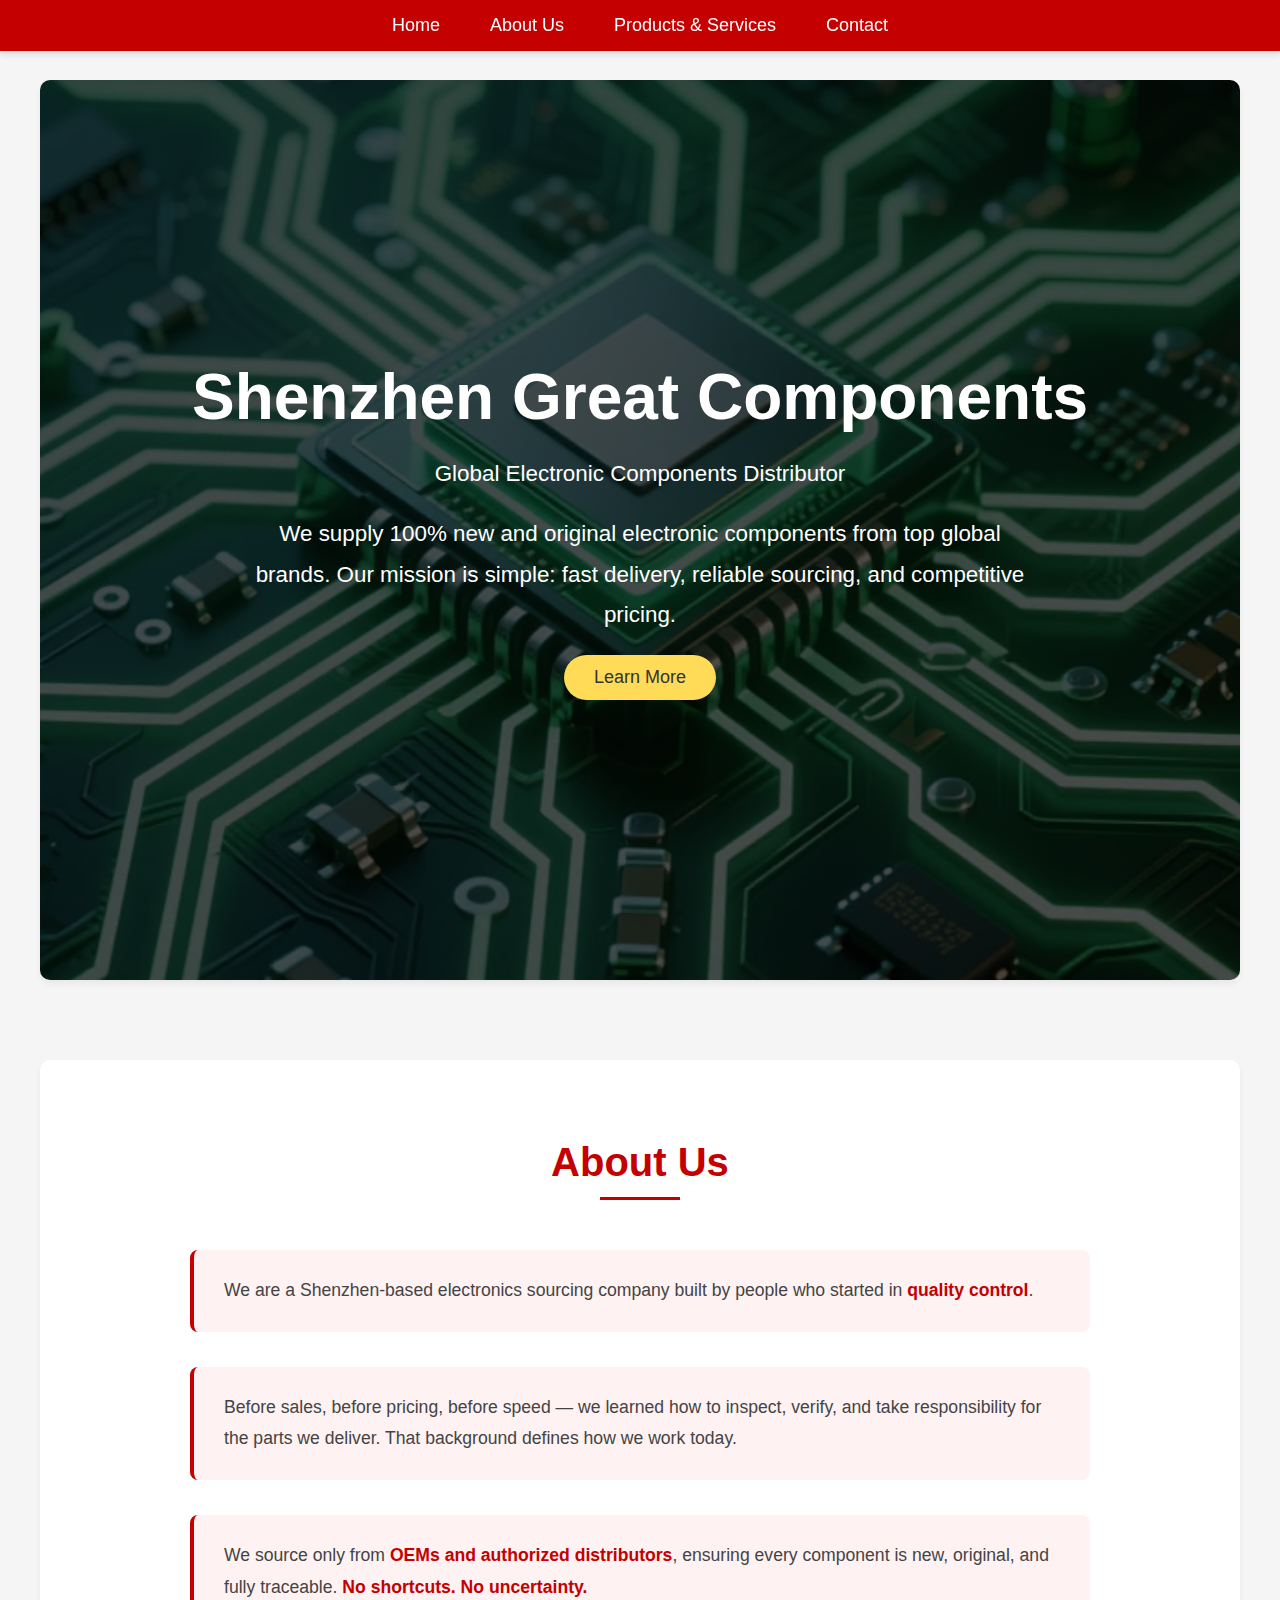
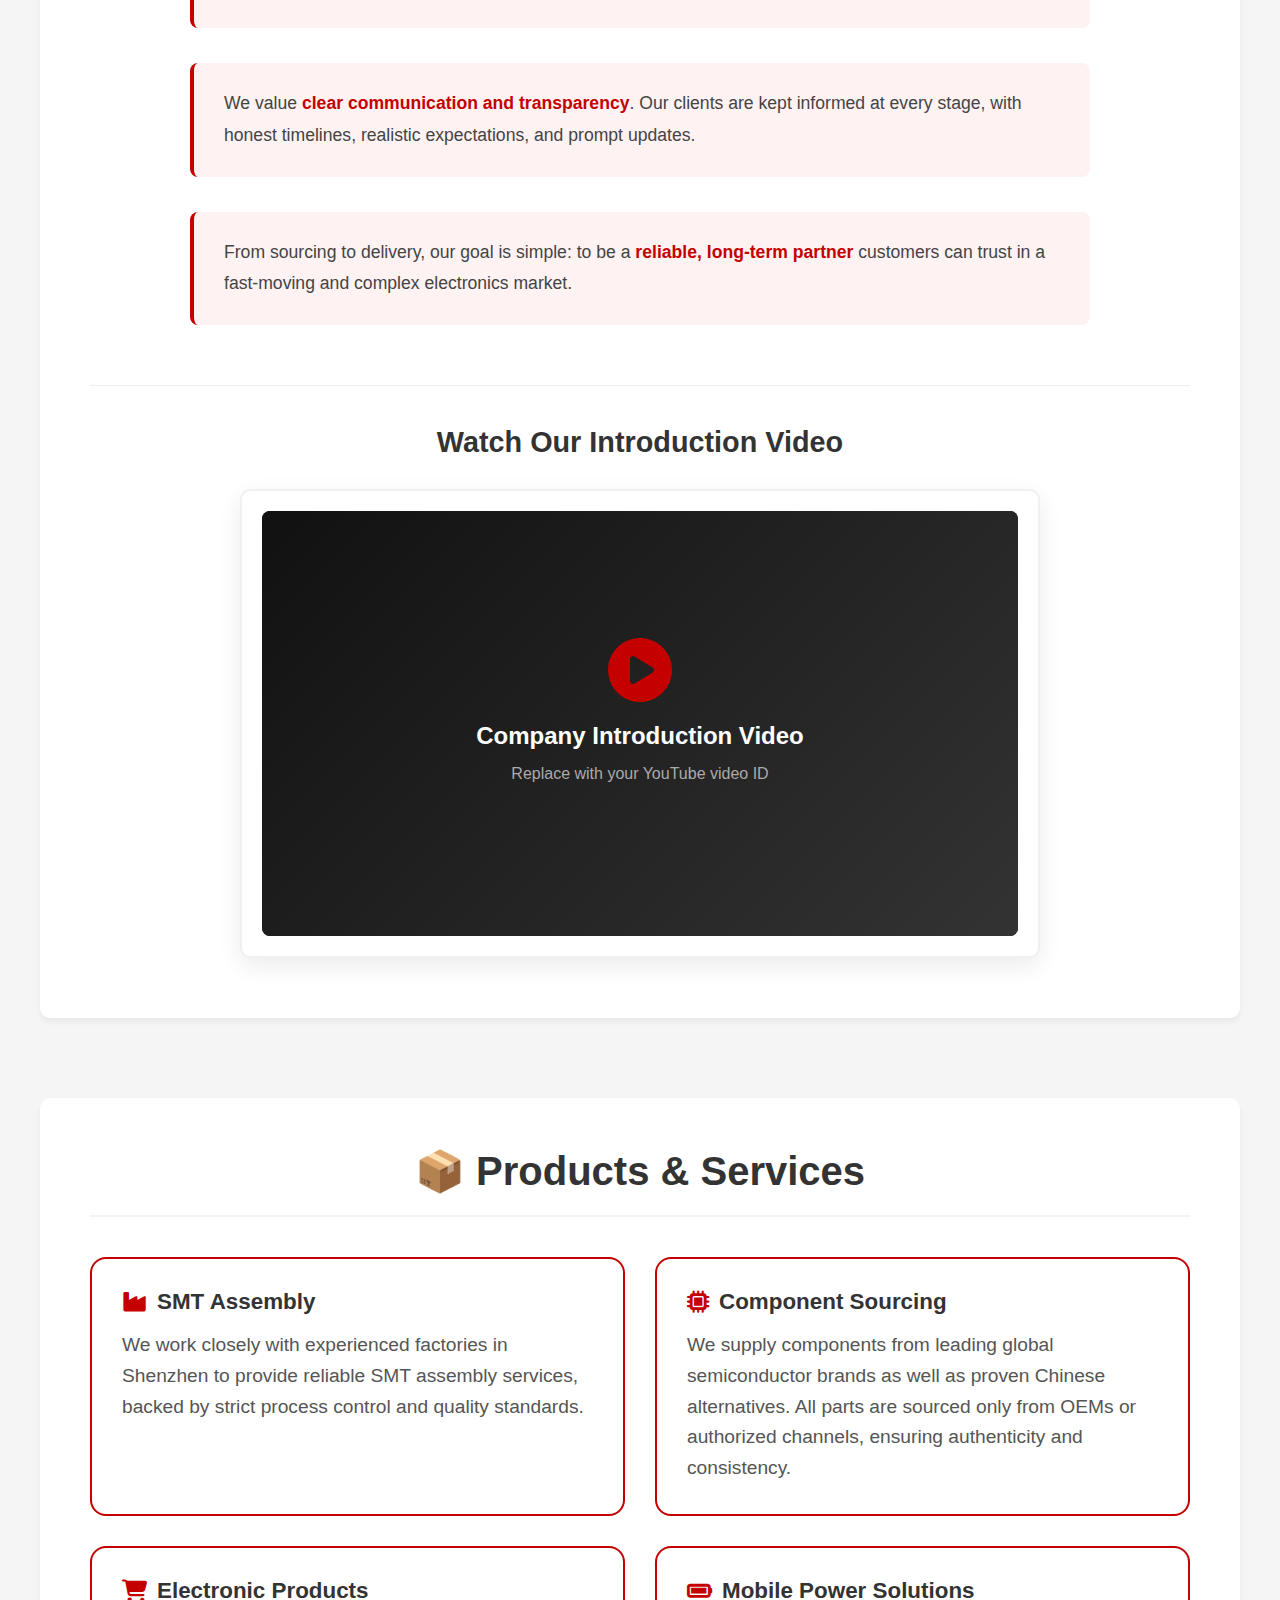
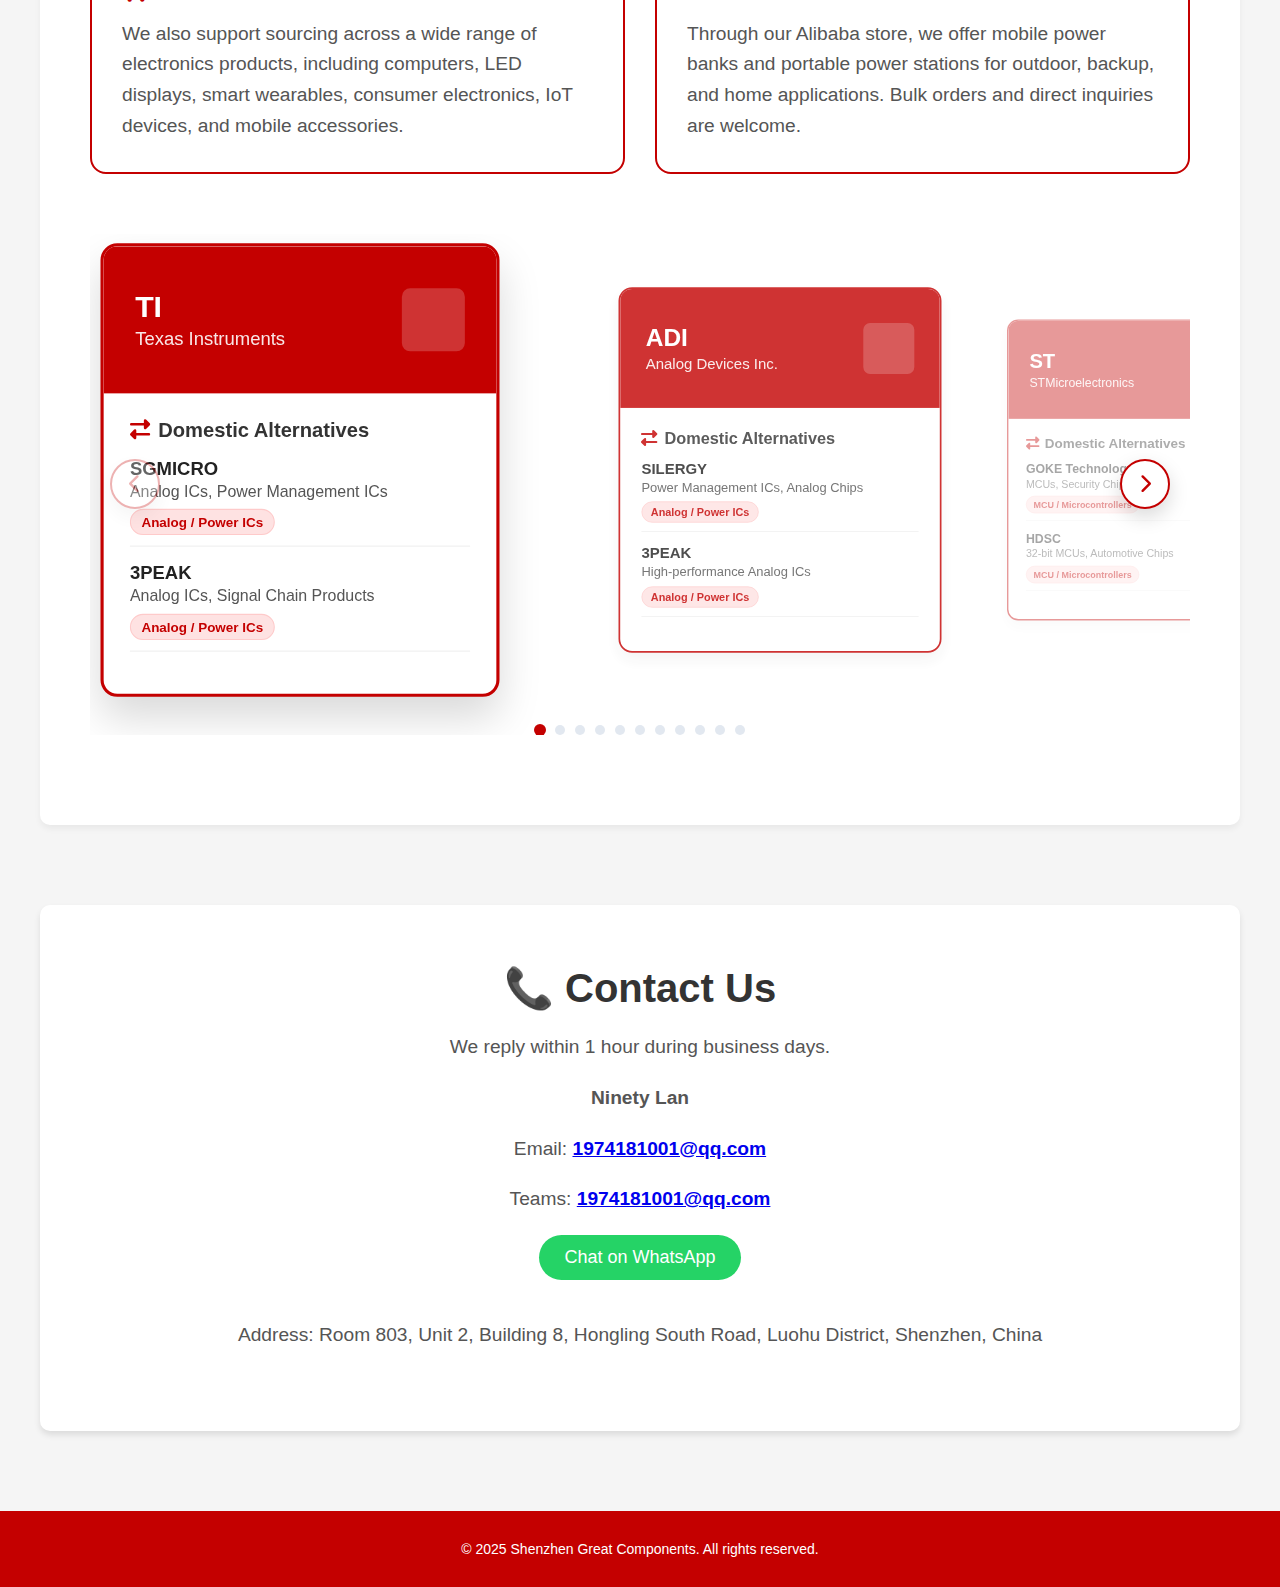
<file: index.html>
<!DOCTYPE html>
<html lang="en">
<head>
  <meta charset="UTF-8">
  <meta name="viewport" content="width=device-width, initial-scale=1.0">
  <title>Shenzhen Great Components</title>
  <style>
    /* 全局样式 */
    * {
      box-sizing: border-box;
      margin: 0;
      padding: 0;
    }

    body {
      font-family: 'Helvetica Neue', Arial, sans-serif;
      background-color: #f5f5f5;
      color: #333;
      scroll-behavior: smooth;
    }

    h1, h2, h3, p {
      margin: 0;
      padding: 0;
    }

    /* 导航栏 */
    header {
      position: fixed;
      top: 0;
      left: 0;
      width: 100%;
      background-color: #c40000; /* 极简高级红色 */
      display: flex;
      justify-content: center;
      padding: 15px 0;
      z-index: 100;
      box-shadow: 0 4px 6px rgba(0,0,0,0.1);
    }

    nav {
      display: flex;
      gap: 50px; /* 导航间距大 */
    }

    nav a {
      color: white;
      text-decoration: none;
      font-size: 18px;
      font-weight: 500;
      transition: color 0.3s;
    }

    nav a:hover {
      color: #ffdb58; /* 悬浮时颜色 */
    }

    /* Hero Section */
    section.hero {
      height: 100vh;
      background: linear-gradient(rgba(0,0,0,0.7), rgba(0,0,0,0.7)), url('hero.jpg') no-repeat center center;
      background-size: cover;
      display: flex;
      flex-direction: column;
      justify-content: center;
      align-items: center;
      text-align: center;
      color: white;
      padding: 0 20px;
    }

    section.hero h1 {
      font-size: 4em;
      margin-bottom: 20px;
      font-weight: 600;
    }

    section.hero p {
      font-size: 1.4em;
      max-width: 800px;
      margin-bottom: 20px;
    }

    .cta {
      background-color: #ffdb58;
      color: #333;
      padding: 12px 30px;
      font-size: 18px;
      text-decoration: none;
      border-radius: 30px;
      transition: 0.3s;
    }

    .cta:hover {
      background-color: #007bff;
      color: white;
    }

    /* 内容页通用样式 */
    section {
      padding: 100px 20px 80px;
      max-width: 1200px;
      margin: 80px auto;
      background-color: white;
      box-shadow: 0 4px 6px rgba(0,0,0,0.05);
      border-radius: 10px;
    }

    section h2 {
      font-size: 2.5em;
      margin-bottom: 30px;
      font-weight: 600;
      text-align: center;
    }

    section p {
      font-size: 1.2em;
      line-height: 1.8;
      margin-bottom: 20px;
      text-align: center;
    }

    section ul {
      list-style: none;
      font-size: 1.2em;
      line-height: 1.8;
      max-width: 600px;
      margin: 0 auto;
      padding-left: 0;
    }

    section ul li {
      margin-bottom: 10px;
      padding-left: 20px;
      position: relative;
    }

    section ul li::before {
      content: '✔';
      position: absolute;
      left: 0;
      color: #c40000; /* 红色 */
    }

    /* Products & Services 定制样式 */
    .products-section {
      padding: 50px;
    }

    .services-grid {
      display: grid;
      grid-template-columns: repeat(2, 1fr);
      gap: 30px;
      margin: 40px 0;
    }

    .service-item {
      background: white;
      padding: 30px;
      border-radius: 16px;
      border: 2px solid #c40000;
      transition: all 0.3s ease;
      height: 100%;
    }

    .service-item:hover {
      border-color: #c40000;
      transform: translateY(-5px);
      box-shadow: 0 15px 30px rgba(196, 0, 0, 0.1);
    }

    .service-item h3 {
      color: #333333;
      font-size: 1.4rem;
      margin-bottom: 15px;
      display: flex;
      align-items: center;
      gap: 10px;
    }

    .service-item h3 i {
      color: #c40000;
    }

    .service-item p {
      color: #555555;
      margin-bottom: 0;
      line-height: 1.6;
      text-align: left;
    }

    /* Carousel 样式 */
    .carousel-wrapper {
      position: relative;
      width: 100%;
      margin: 60px 0 40px;
      overflow: hidden;
      user-select: none;
      min-height: 400px;
    }

    .brands-carousel {
      display: flex;
      justify-content: flex-start;
      align-items: center;
      transition: transform 0.4s cubic-bezier(0.25, 0.46, 0.45, 0.94);
      will-change: transform;
      padding: 20px 0;
      min-height: 400px;
    }

    .brand-card {
      flex: 0 0 380px;
      margin: 0 20px;
      background: white;
      border-radius: 16px;
      overflow: hidden;
      box-shadow: 0 8px 20px rgba(0,0,0,0.06);
      border: 2px solid #c40000;
      transition: all 0.4s cubic-bezier(0.25, 0.46, 0.45, 0.94);
      cursor: grab;
      transform-origin: center center;
      position: relative;
    }

    .brand-card:active {
      cursor: grabbing;
    }

    .brand-card.active {
      transform: scale(1.05);
      z-index: 5;
      box-shadow: 0 20px 40px rgba(0,0,0,0.15);
      border-color: #c40000;
      border-width: 3px;
    }

    .brand-card.prev {
      transform: translateX(-60px) scale(0.85);
      opacity: 0.8;
      z-index: 4;
    }

    .brand-card.next {
      transform: translateX(60px) scale(0.85);
      opacity: 0.8;
      z-index: 4;
    }

    .brand-card.prev-prev,
    .brand-card.next-next {
      opacity: 0.4;
      transform: scale(0.7);
      z-index: 3;
    }

    /* Brand header with red background */
    .foreign-brand {
      padding: 30px;
      background-color: #c40000;
      color: white;
      display: flex;
      flex-direction: column;
      align-items: flex-start;
      justify-content: center;
      min-height: 140px;
      position: relative;
      overflow: hidden;
    }

    .foreign-brand::before {
      content: '';
      position: absolute;
      top: 50%;
      right: 30px;
      transform: translateY(-50%);
      width: 60px;
      height: 60px;
      background: rgba(255, 255, 255, 0.2);
      border-radius: 8px;
      display: flex;
      align-items: center;
      justify-content: center;
      font-size: 1.5rem;
      font-weight: bold;
      font-family: 'Courier New', monospace;
    }

    .foreign-brand h3 {
      font-size: 1.8rem;
      margin-bottom: 4px;
      font-weight: 700;
    }

    .foreign-brand .brand-name {
      font-size: 1.1rem;
      opacity: 0.9;
      font-weight: 500;
      max-width: 70%;
    }

    .domestic-alternatives {
      padding: 25px;
    }

    .domestic-alternatives h4 {
      color: #333333;
      margin-bottom: 15px;
      font-size: 1.2rem;
      display: flex;
      align-items: center;
      gap: 8px;
      font-weight: 700;
    }

    .domestic-alternatives h4 i {
      color: #c40000;
    }

    .alternative-item {
      margin-bottom: 15px;
      border-bottom: 1px solid #eeeeee;
      padding-bottom: 10px;
    }

    .alt-name {
      font-weight: 700;
      font-size: 1.1rem;
      color: #222222;
    }

    .alt-desc {
      color: #555555;
      font-size: 0.95rem;
      line-height: 1.4;
      text-align: left;
    }

    .category-tag {
      display: inline-block;
      padding: 4px 10px;
      background: #fee2e2;
      color: #c40000;
      border-radius: 20px;
      font-size: 0.8rem;
      margin-top: 6px;
      font-weight: 600;
      border: 1px solid #fecaca;
    }

    .carousel-btn {
      position: absolute;
      top: 50%;
      transform: translateY(-50%);
      background: white;
      border: none;
      width: 50px;
      height: 50px;
      border-radius: 50%;
      box-shadow: 0 8px 20px rgba(0,0,0,0.15);
      cursor: pointer;
      z-index: 10;
      color: #c40000;
      font-size: 1.2rem;
      transition: all 0.3s ease;
      display: flex;
      align-items: center;
      justify-content: center;
      border: 2px solid #c40000;
    }

    .carousel-btn:hover {
      background-color: #c40000;
      color: white;
      transform: translateY(-50%) scale(1.1);
    }

    .carousel-btn:disabled {
      opacity: 0.3;
      cursor: not-allowed;
      transform: translateY(-50%) scale(1);
    }

    .carousel-btn.prev {
      left: 20px;
    }

    .carousel-btn.next {
      right: 20px;
    }

    .carousel-dots {
      display: flex;
      justify-content: center;
      gap: 10px;
      margin-top: 20px;
    }

    .carousel-dot {
      width: 10px;
      height: 10px;
      border-radius: 50%;
      background: #e2e8f0;
      cursor: pointer;
      transition: all 0.3s ease;
    }

    .carousel-dot.active {
      background: #c40000;
      transform: scale(1.2);
    }

    .carousel-dot:hover {
      background: #c40000;
    }

    /* 改进的产品列表样式 - 更加舒展 */
    .products-list {
      list-style: none;
      margin: 20px 0 0 0;
      padding: 0;
      display: grid;
      grid-template-columns: repeat(2, 1fr);
      gap: 12px;
    }

    .products-list li {
      background: #fef2f2;
      padding: 14px 18px;
      border-radius: 10px;
      color: #444444;
      font-weight: 500;
      display: flex;
      align-items: center;
      border: 1px solid #fecaca;
      transition: all 0.2s ease;
      font-size: 1rem;
      text-align: left;
      position: relative;
      padding-left: 45px; /* 增加左边距给图标留空间 */
    }

    .products-list li:before {
      content: "✓";
      color: #c40000;
      font-weight: bold;
      font-size: 1.2rem;
      position: absolute;
      left: 18px;
      top: 50%;
      transform: translateY(-50%);
      width: 24px;
      height: 24px;
      display: flex;
      align-items: center;
      justify-content: center;
      background: white;
      border-radius: 50%;
      border: 1px solid #c40000;
    }

    .products-list li:hover {
      background: #fee2e2;
      border-color: #c40000;
      transform: translateY(-2px);
      box-shadow: 0 4px 8px rgba(196, 0, 0, 0.1);
    }

    /* Contact Section */
    .contact-info {
      display: flex;
      flex-direction: column;
      align-items: center;
      padding: 60px 30px;
      background-color: white;
      margin-top: 40px;
      box-shadow: 0 4px 6px rgba(0,0,0,0.1);
    }

    .contact-info h2 {
      font-size: 2.5em;
      font-weight: 600;
      margin-bottom: 20px;
    }

    .contact-info p {
      font-size: 1.2em;
      line-height: 1.6;
      color: #555;
      margin-bottom: 20px;
    }

    .contact-btn {
      display: inline-block;
      background-color: #25D366;
      color: white;
      padding: 12px 25px;
      border-radius: 30px;
      text-decoration: none;
      font-size: 18px;
      transition: 0.3s;
    }

    .contact-btn:hover {
      background-color: #128C7E;
    }

    /* Footer */
    footer {
      background-color: #c40000; /* 红色 */
      color: white;
      text-align: center;
      padding: 30px 20px;
      margin-top: 40px;
    }

    footer p {
      font-size: 14px;
    }

    /* ==================== 新增的 About Us 样式 ==================== */
    
    /* About Us 整体样式 */
    #about {
      position: relative;
      padding: 80px 50px 60px;
    }
    
    #about h2 {
      font-size: 2.5rem;
      color: #c40000;
      margin-bottom: 50px;
      font-weight: 600;
      position: relative;
      padding-bottom: 15px;
    }
    
    #about h2:after {
      content: '';
      position: absolute;
      bottom: 0;
      left: 50%;
      transform: translateX(-50%);
      width: 80px;
      height: 3px;
      background-color: #c40000;
    }
    
    /* 关于我们内容块样式 */
    .about-content {
      max-width: 900px;
      margin: 0 auto;
    }
    
    .about-block {
      margin-bottom: 35px;
      padding: 25px 30px;
      background-color: #fef2f2;
      border-left: 4px solid #c40000;
      border-radius: 8px;
      transition: all 0.3s ease;
    }
    
    .about-block:hover {
      background-color: #fee2e2;
      transform: translateX(5px);
    }
    
    .about-block p {
      font-size: 1.1em;
      line-height: 1.8;
      color: #444;
      text-align: left;
      margin-bottom: 0;
    }
    
    .about-block strong {
      color: #c40000;
      font-weight: 600;
    }
    
    /* 视频部分样式 */
    .video-section {
      text-align: center;
      margin-top: 60px;
      padding: 40px 0 0;
      border-top: 1px solid #eee;
    }
    
    .video-section h3 {
      font-size: 1.8rem;
      color: #333;
      margin-bottom: 30px;
      font-weight: 600;
    }
    
    .video-container {
      max-width: 800px;
      margin: 0 auto;
      background-color: white;
      padding: 20px;
      border-radius: 10px;
      box-shadow: 0 8px 25px rgba(0, 0, 0, 0.08);
      border: 2px solid #f0f0f0;
      transition: all 0.3s ease;
    }
    
    .video-container:hover {
      border-color: #c40000;
      box-shadow: 0 12px 35px rgba(196, 0, 0, 0.1);
    }
    
    .video-wrapper {
      position: relative;
      width: 100%;
      padding-bottom: 56.25%; /* 16:9 Aspect Ratio */
      height: 0;
      border-radius: 8px;
      overflow: hidden;
      background-color: #111;
    }
    
    .video-wrapper iframe {
      position: absolute;
      top: 0;
      left: 0;
      width: 100%;
      height: 100%;
      border: none;
    }
    
    .video-placeholder {
      position: absolute;
      top: 0;
      left: 0;
      width: 100%;
      height: 100%;
      background: linear-gradient(135deg, #111, #333);
      display: flex;
      flex-direction: column;
      align-items: center;
      justify-content: center;
      color: white;
      text-align: center;
    }
    
    .video-placeholder i {
      font-size: 4rem;
      color: #c40000;
      margin-bottom: 20px;
    }
    
    .video-placeholder h4 {
      font-size: 1.5rem;
      margin-bottom: 10px;
      color: white;
    }
    
    .video-placeholder p {
      color: #aaa;
      font-size: 1rem;
    }
    
    @media screen and (max-width: 1024px) {
      .services-grid {
        grid-template-columns: repeat(2, 1fr);
        gap: 25px;
      }
      
      .brand-card {
        flex: 0 0 320px;
        margin: 0 15px;
      }
    }

    @media screen and (max-width: 768px) {
      nav {
        gap: 20px;
      }
      
      section h2 {
        font-size: 2em;
      }
      
      section p {
        font-size: 1em;
      }
      
      .services-grid {
        grid-template-columns: 1fr;
        gap: 20px;
      }
      
      .brand-card {
        flex: 0 0 280px;
        margin: 0 10px;
      }
      
      .carousel-btn {
        width: 40px;
        height: 40px;
        font-size: 1rem;
      }
      
      .carousel-btn.prev {
        left: 10px;
      }
      
      .carousel-btn.next {
        right: 10px;
      }
      
      .products-list {
        grid-template-columns: 1fr;
        gap: 10px;
      }
      
      .products-list li {
        padding: 12px 16px;
        padding-left: 42px;
        font-size: 0.95rem;
      }
      
      /* 响应式 About Us 样式 */
      #about {
        padding: 60px 20px 40px;
      }
      
      #about h2 {
        font-size: 2rem;
        margin-bottom: 30px;
      }
      
      .about-block {
        padding: 20px;
        margin-bottom: 25px;
      }
      
      .about-block p {
        font-size: 1em;
      }
      
      .video-section {
        margin-top: 40px;
      }
      
      .video-section h3 {
        font-size: 1.5rem;
      }
      
      .video-container {
        padding: 15px;
      }
    }
  </style>
  <link rel="stylesheet" href="https://cdnjs.cloudflare.com/ajax/libs/font-awesome/6.4.0/css/all.min.css">
</head>
<body>

  <!-- 导航栏 -->
  <header>
    <nav>
      <a href="#home">Home</a>
      <a href="#about">About Us</a>
      <a href="#products">Products & Services</a>
      <a href="#contact">Contact</a>
    </nav>
  </header>

  <!-- Hero Section -->
  <section id="home" class="hero">
    <h1>Shenzhen Great Components</h1>
    <p>Global Electronic Components Distributor</p>
    <p>We supply 100% new and original electronic components from top global brands. Our mission is simple: fast delivery, reliable sourcing, and competitive pricing.</p>
    <a href="#about" class="cta">Learn More</a>
  </section>

  <!-- About Us Section -->
  <section id="about">
    <h2>About Us</h2>
    
    <div class="about-content">
      <div class="about-block">
        <p>We are a Shenzhen-based electronics sourcing company built by people who started in <strong>quality control</strong>.</p>
      </div>
      
      <div class="about-block">
        <p>Before sales, before pricing, before speed — we learned how to inspect, verify, and take responsibility for the parts we deliver. That background defines how we work today.</p>
      </div>
      
      <div class="about-block">
        <p>We source only from <strong>OEMs and authorized distributors</strong>, ensuring every component is new, original, and fully traceable. <strong>No shortcuts. No uncertainty.</strong></p>
      </div>
      
      <div class="about-block">
        <p>We value <strong>clear communication and transparency</strong>. Our clients are kept informed at every stage, with honest timelines, realistic expectations, and prompt updates.</p>
      </div>
      
      <div class="about-block">
        <p>From sourcing to delivery, our goal is simple: to be a <strong>reliable, long-term partner</strong> customers can trust in a fast-moving and complex electronics market.</p>
      </div>
    </div>
    
    <!-- YouTube Video Section -->
    <div class="video-section">
      <h3>Watch Our Introduction Video</h3>
      <div class="video-container">
        <div class="video-wrapper">
          <!-- Replace this iframe with your YouTube video when available -->
          <iframe src="https://www.youtube.com/embed/your-video-id" frameborder="0" allow="accelerometer; autoplay; encrypted-media; gyroscope; picture-in-picture" allowfullscreen></iframe>
          
          <!-- Video placeholder (visible if no video ID is provided) -->
          <div class="video-placeholder">
            <i class="fas fa-play-circle"></i>
            <h4>Company Introduction Video</h4>
            <p>Replace with your YouTube video ID</p>
          </div>
        </div>
      </div>
    </div>
  </section>

  <!-- Products & Services Section -->
  <section id="products" class="products-section">
    <h2 style="margin-bottom: 40px; padding-bottom: 20px; border-bottom: 2px solid #f1f5f9;">
    📦 Products & Services
    </h2>

    <!-- Services Grid - Four Cards -->
    <div class="services-grid">
      <div class="service-item">
        <h3><i class="fas fa-industry"></i> SMT Assembly</h3>
        <p>We work closely with experienced factories in Shenzhen to provide reliable SMT assembly services, backed by strict process control and quality standards.</p>
      </div>
      <div class="service-item">
        <h3><i class="fas fa-microchip"></i> Component Sourcing</h3>
        <p>We supply components from leading global semiconductor brands as well as proven Chinese alternatives. All parts are sourced only from OEMs or authorized channels, ensuring authenticity and consistency.</p>
      </div>
      <div class="service-item">
        <h3><i class="fas fa-shopping-cart"></i> Electronic Products</h3>
        <p>We also support sourcing across a wide range of electronics products, including computers, LED displays, smart wearables, consumer electronics, IoT devices, and mobile accessories.</p>
      </div>
      <div class="service-item">
        <h3><i class="fas fa-battery-full"></i> Mobile Power Solutions</h3>
        <p>Through our Alibaba store, we offer mobile power banks and portable power stations for outdoor, backup, and home applications. Bulk orders and direct inquiries are welcome.</p>
      </div>
    </div>

    <!-- Carousel Section -->
    <div class="carousel-wrapper">
      <button class="carousel-btn prev"><i class="fas fa-chevron-left"></i></button>
      <div class="brands-carousel" id="brandsContainer"></div>
      <button class="carousel-btn next"><i class="fas fa-chevron-right"></i></button>
      <div class="carousel-dots" id="carouselDots"></div>
    </div>
  </section>

  <!-- Contact Section -->
  <section id="contact" class="contact-info">
    <h2>📞 Contact Us</h2>
    <p>We reply within 1 hour during business days.</p>
    <p><strong>Ninety Lan</strong></p>
    <p>Email: <strong><a href="mailto:1974181001@qq.com">1974181001@qq.com</a></strong></p>
    <p>Teams: <strong><a href="mailto:1974181001@qq.com">1974181001@qq.com</a></strong></p>
    
    <!-- WhatsApp Button -->
    <a href="https://wa.me/8619867755983" target="_blank" class="contact-btn">Chat on WhatsApp</a>

    <!-- Address with extra space -->
    <p style="margin-top: 40px;">Address: Room 803, Unit 2, Building 8, Hongling South Road, Luohu District, Shenzhen, China</p>
  </section>

  <!-- Footer Section -->
  <footer>
    <p>&copy; 2025 Shenzhen Great Components. All rights reserved.</p>
  </footer>

  <script>
    const brandsData = [
      {name:"TI", fullName:"Texas Instruments", category:"analog", alternatives:[{name:"SGMICRO",desc:"Analog ICs, Power Management ICs"},{name:"3PEAK",desc:"Analog ICs, Signal Chain Products"}]},
      {name:"ADI", fullName:"Analog Devices Inc.", category:"analog", alternatives:[{name:"SILERGY",desc:"Power Management ICs, Analog Chips"},{name:"3PEAK",desc:"High-performance Analog ICs"}]},
      {name:"ST", fullName:"STMicroelectronics", category:"mcu", alternatives:[{name:"GOKE Technology",desc:"MCUs, Security Chips"},{name:"HDSC",desc:"32-bit MCUs, Automotive Chips"}]},
      {name:"Infineon", fullName:"Infineon Technologies", category:"power", alternatives:[{name:"StarPower Semiconductor",desc:"IGBT Modules, Power Devices"},{name:"CR Microelectronics",desc:"Power Semiconductors, Modules"}]},
      {name:"Microchip", fullName:"Microchip Technology", category:"mcu", alternatives:[{name:"GigaDevice",desc:"ARM Cortex-M Series MCUs"},{name:"CMSemicon",desc:"8-bit/32-bit MCUs"}]},
      {name:"NXP", fullName:"NXP Semiconductors", category:"mcu", alternatives:[{name:"Allwinner Technology",desc:"Multimedia Application Processors"},{name:"Rockchip",desc:"High-performance Application Processors"}]},
      {name:"Intel", fullName:"Intel Corporation", category:"cpu", alternatives:[{name:"Loongson Technology",desc:"Proprietary Architecture CPUs"},{name:"Phytium Technology",desc:"ARM-based Server CPUs"}]},
      {name:"Skyworks", fullName:"Skyworks Solutions", category:"rf", alternatives:[{name:"Maxscend Microelectronics",desc:"RF Switches, LNAs"},{name:"WiseWave",desc:"5G RF Front-end Modules"}]},
      {name:"Murata", fullName:"Murata Manufacturing", category:"rf", alternatives:[{name:"Sunlord Electronics",desc:"Inductors, Filters"},{name:"Microgate Technology",desc:"Inductors, RF Components"}]},
      {name:"XMOS", fullName:"XMOS Limited", category:"cpu", alternatives:[{name:"Ingenic Semiconductor",desc:"Embedded CPUs, Multimedia Processors"},{name:"Rockchip",desc:"Multimedia Application Processors"}]},
      {name:"Jingyan", fullName:"Taiwan Jingyan", category:"analog", alternatives:[{name:"Shanghai Belling",desc:"Analog ICs, Power Management"},{name:"SGMICRO",desc:"Analog ICs, Power Management ICs"}]}
    ];

    const categoryMap = {
      mcu:"MCU / Microcontrollers", 
      analog:"Analog / Power ICs", 
      power:"Power Semiconductors", 
      rf:"RF / Wireless", 
      cpu:"CPU / Processors"
    };

    let activeIndex = 0;
    let filteredBrands = brandsData;
    let isDragging = false;
    let startPosition = 0;
    let currentTranslate = 0;
    let prevTranslate = 0;

    function renderCarousel() {
      const container = document.getElementById('brandsContainer');
      container.innerHTML = '';
      
      filteredBrands.forEach((brand, i) => {
        const div = document.createElement('div');
        div.className = 'brand-card';
        div.setAttribute('data-brand', brand.name.toLowerCase());
        div.innerHTML = `
          <div class="foreign-brand">
            <h3>${brand.name}</h3>
            <div class="brand-name">${brand.fullName}</div>
          </div>
          <div class="domestic-alternatives">
            <h4><i class="fas fa-exchange-alt"></i> Domestic Alternatives</h4>
            ${brand.alternatives.map(a => `
              <div class="alternative-item">
                <div class="alt-name">${a.name}</div>
                <div class="alt-desc">${a.desc}</div>
                <div class="category-tag">${categoryMap[brand.category]}</div>
              </div>
            `).join('')}
          </div>
        `;
        
        // Add drag event listeners
        div.addEventListener('mousedown', startDrag);
        div.addEventListener('touchstart', startDrag);
        div.addEventListener('click', (e) => {
          if (Math.abs(currentTranslate - prevTranslate) < 5) {
            setActiveCard(i);
          }
        });
        
        container.appendChild(div);
      });
      
      updateCarousel();
      updateDots();
      updateButtons();
    }

    function setActiveCard(index) {
      if (index >= 0 && index < filteredBrands.length) {
        activeIndex = index;
        updateCarousel();
        updateDots();
        updateButtons();
      }
    }

    function updateCarousel() {
      const cards = document.querySelectorAll('.brand-card');
      const carousel = document.getElementById('brandsContainer');
      
      cards.forEach((card, i) => {
        card.className = 'brand-card';
        card.setAttribute('data-brand', filteredBrands[i].name.toLowerCase());
        
        if (i === activeIndex) {
          card.classList.add('active');
        } else if (i === activeIndex - 1) {
          card.classList.add('prev');
        } else if (i === activeIndex + 1) {
          card.classList.add('next');
        } else if (i === activeIndex - 2) {
          card.classList.add('prev-prev');
        } else if (i === activeIndex + 2) {
          card.classList.add('next-next');
        }
      });
      
      const offset = -activeIndex * 420;
      carousel.style.transform = `translateX(${offset}px)`;
    }

    function updateDots() {
      const dotsContainer = document.getElementById('carouselDots');
      dotsContainer.innerHTML = '';
      
      filteredBrands.forEach((_, i) => {
        const dot = document.createElement('div');
        dot.className = `carousel-dot ${i === activeIndex ? 'active' : ''}`;
        dot.addEventListener('click', () => setActiveCard(i));
        dotsContainer.appendChild(dot);
      });
    }

    function updateButtons() {
      document.querySelector('.carousel-btn.prev').disabled = activeIndex === 0;
      document.querySelector('.carousel-btn.next').disabled = activeIndex === filteredBrands.length - 1;
    }

    function startDrag(e) {
      if (!e.target.closest('.brand-card')) return;
      
      isDragging = true;
      startPosition = getPositionX(e);
      prevTranslate = currentTranslate;
      
      document.addEventListener('mousemove', drag);
      document.addEventListener('mouseup', endDrag);
      document.addEventListener('touchmove', drag);
      document.addEventListener('touchend', endDrag);
      
      e.preventDefault();
    }

    function drag(e) {
      if (!isDragging) return;
      
      const currentPosition = getPositionX(e);
      currentTranslate = prevTranslate + currentPosition - startPosition;
      
      requestAnimationFrame(() => {
        const carousel = document.getElementById('brandsContainer');
        const baseOffset = -activeIndex * 420;
        carousel.style.transform = `translateX(${baseOffset + currentTranslate}px)`;
      });
    }

    function endDrag() {
      isDragging = false;
      
      const movedBy = currentTranslate;
      
      if (Math.abs(movedBy) > 50) {
        if (movedBy > 0 && activeIndex > 0) {
          activeIndex--;
        } else if (movedBy < 0 && activeIndex < filteredBrands.length - 1) {
          activeIndex++;
        }
      }
      
      currentTranslate = 0;
      updateCarousel();
      updateDots();
      updateButtons();
      
      document.removeEventListener('mousemove', drag);
      document.removeEventListener('mouseup', endDrag);
      document.removeEventListener('touchmove', drag);
      document.removeEventListener('touchend', endDrag);
    }

    function getPositionX(e) {
      return e.type.includes('mouse') ? e.pageX : e.touches[0].clientX;
    }

    // Navigation button event listeners
    document.querySelector('.carousel-btn.prev').addEventListener('click', () => {
      if (activeIndex > 0) {
        activeIndex--;
        updateCarousel();
        updateDots();
        updateButtons();
      }
    });

    document.querySelector('.carousel-btn.next').addEventListener('click', () => {
      if (activeIndex < filteredBrands.length - 1) {
        activeIndex++;
        updateCarousel();
        updateDots();
        updateButtons();
      }
    });

    // Keyboard navigation
    document.addEventListener('keydown', (e) => {
      if (e.key === 'ArrowLeft' && activeIndex > 0) {
        activeIndex--;
        updateCarousel();
        updateDots();
        updateButtons();
      } else if (e.key === 'ArrowRight' && activeIndex < filteredBrands.length - 1) {
        activeIndex++;
        updateCarousel();
        updateDots();
        updateButtons();
      }
    });

    // Initialize
    window.addEventListener('resize', updateCarousel);
    document.addEventListener('DOMContentLoaded', renderCarousel);
  </script>
</body>
</html>
</file>
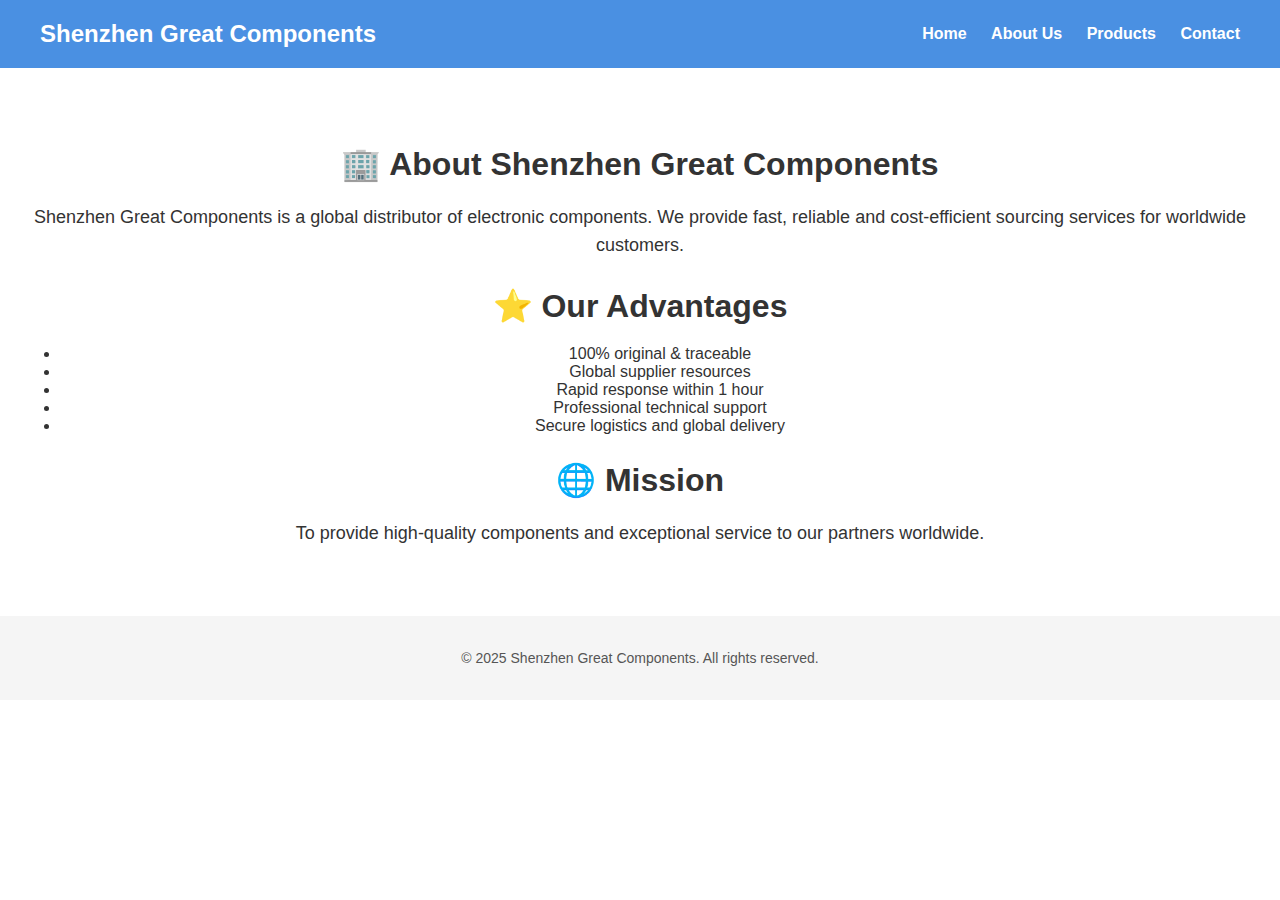
<file: about.html>
<!DOCTYPE html>
<html lang="en">
<head>
  <meta charset="UTF-8">
  <meta name="viewport" content="width=device-width, initial-scale=1.0">
  <title>About Us - Shenzhen Great Components</title>
  <link rel="stylesheet" href="style.css">
</head>
<body>

  <!-- Header / Navigation -->
  <header>
    <div class="logo">Shenzhen Great Components</div>
    <nav>
      <a href="index.html">Home</a>
      <a href="about.html">About Us</a>
      <a href="products.html">Products</a>
      <a href="contact.html">Contact</a>
    </nav>
  </header>

  <!-- Content Section -->
  <div class="content">
    <!-- Company Intro -->
    <h2>🏢 About Shenzhen Great Components</h2>
    <p>Shenzhen Great Components is a global distributor of electronic components. We provide fast, reliable and cost-efficient sourcing services for worldwide customers.</p>

    <!-- Advantages -->
    <h2>⭐ Our Advantages</h2>
    <ul>
      <li>100% original &amp; traceable</li>
      <li>Global supplier resources</li>
      <li>Rapid response within 1 hour</li>
      <li>Professional technical support</li>
      <li>Secure logistics and global delivery</li>
    </ul>

    <!-- Mission -->
    <h2>🌐 Mission</h2>
    <p>To provide high-quality components and exceptional service to our partners worldwide.</p>
  </div>

  <!-- Footer -->
  <footer>
    <p>&copy; 2025 Shenzhen Great Components. All rights reserved.</p>
  </footer>

</body>
</html>
</file>
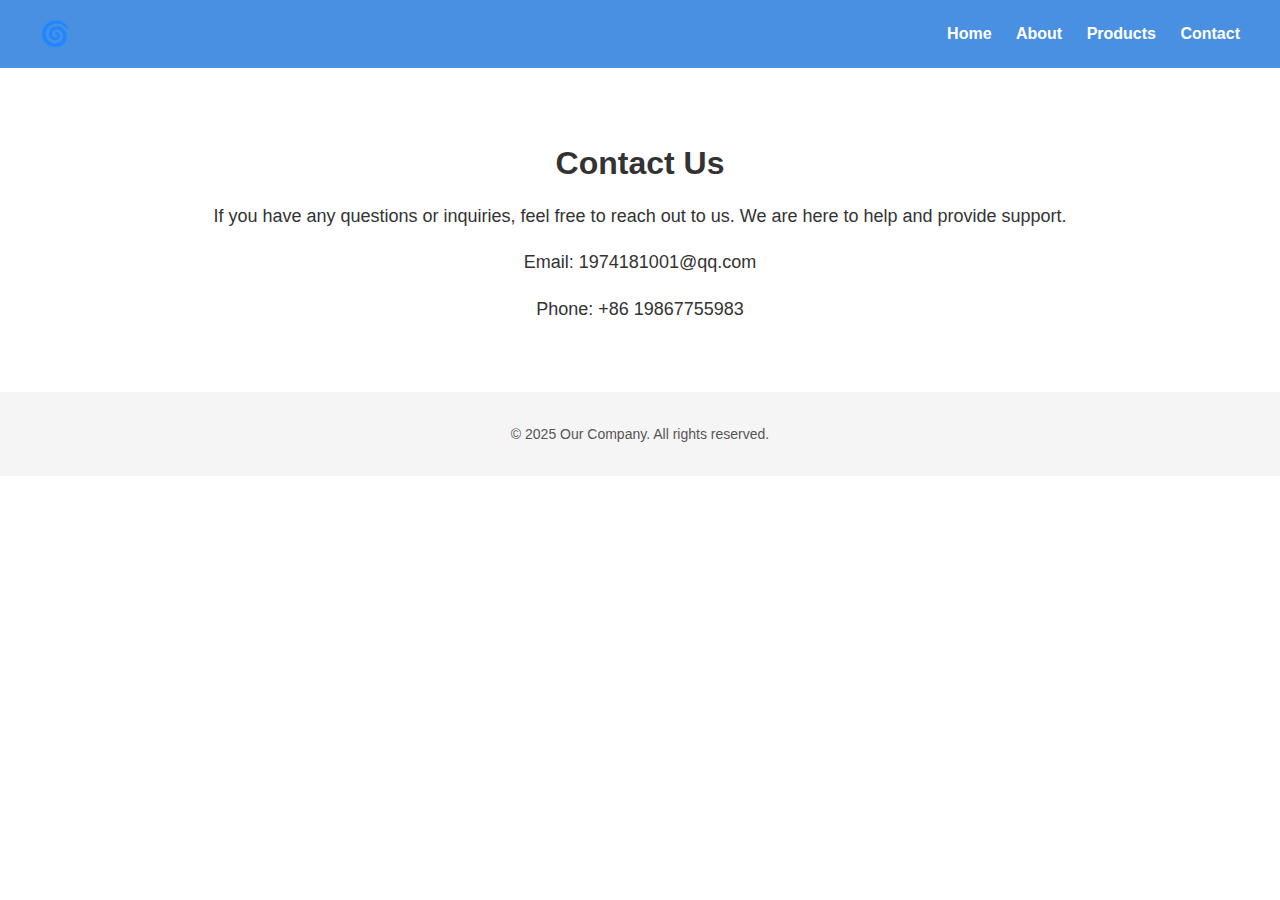
<file: contact.html>
<!DOCTYPE html>
<html lang="en">
<head>
  <meta charset="UTF-8">
  <meta name="viewport" content="width=device-width, initial-scale=1.0">
  <title>Contact Us</title>
  <link rel="stylesheet" href="style.css">
</head>
<body>

  <header>
    <div class="logo">🌀</div>
    <nav>
      <a href="index.html">Home</a>
      <a href="about.html">About</a>
      <a href="products.html">Products</a>
      <a href="contact.html">Contact</a>
    </nav>
  </header>

  <div class="content">
    <h2>Contact Us</h2>
    <p>If you have any questions or inquiries, feel free to reach out to us. We are here to help and provide support.</p>
    <p>Email: 1974181001@qq.com</p>
    <p>Phone: +86 19867755983</p>
  </div>

  <footer>
    <p>&copy; 2025 Our Company. All rights reserved.</p>
  </footer>

</body>
</html>
</file>
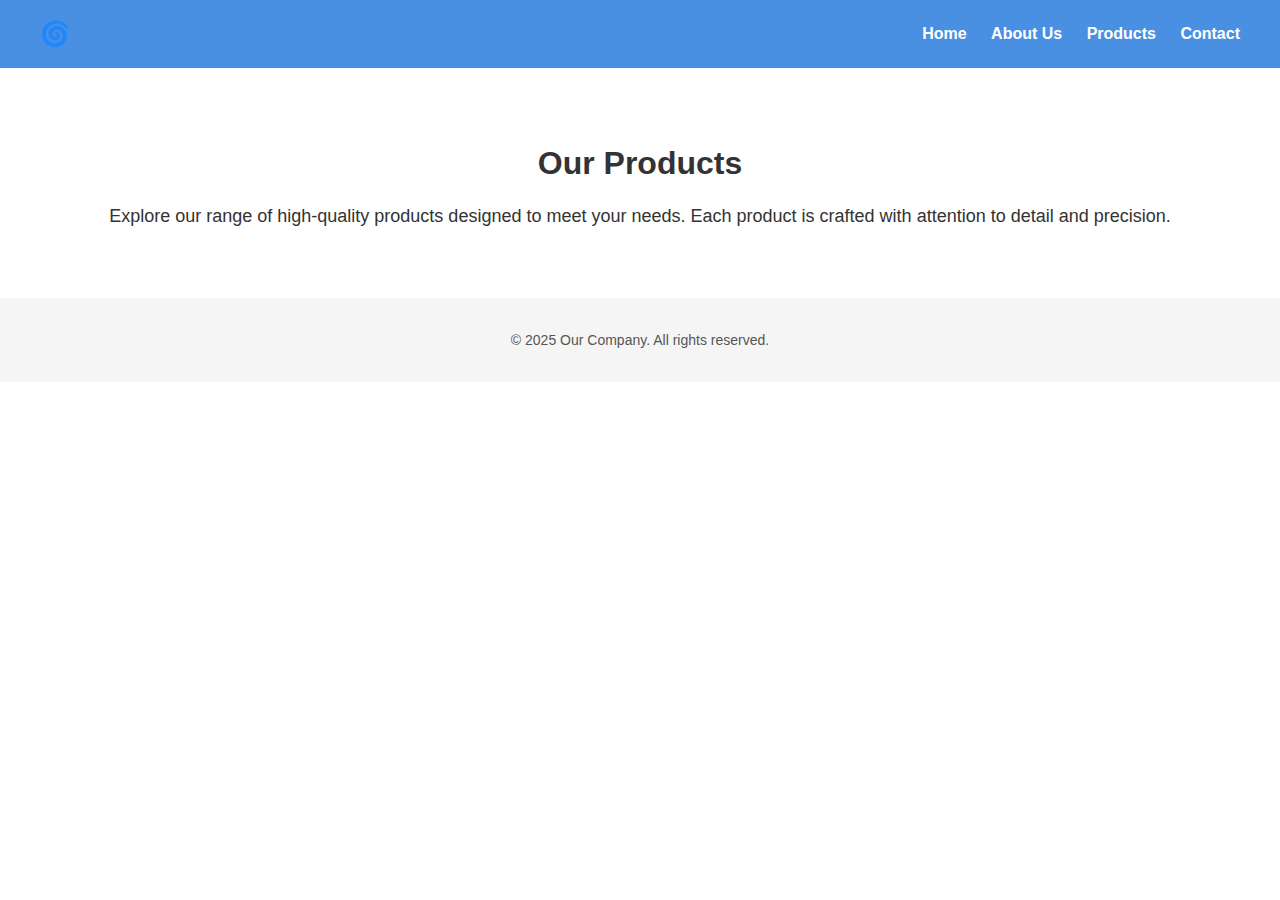
<file: products.html>
<!DOCTYPE html>
<html lang="en">
<head>
  <meta charset="UTF-8">
  <meta name="viewport" content="width=device-width, initial-scale=1.0">
  <title>Our Products</title>
  <link rel="stylesheet" href="style.css">
</head>
<body>

  <header>
    <div class="logo">🌀</div>
    <nav>
      <a href="index.html">Home</a>
      <a href="about.html">About Us</a>
      <a href="products.html">Products</a>
      <a href="contact.html">Contact</a>
    </nav>
  </header>

  <div class="content">
    <h2>Our Products</h2>
    <p>Explore our range of high-quality products designed to meet your needs. Each product is crafted with attention to detail and precision.</p>
  </div>

  <footer>
    <p>&copy; 2025 Our Company. All rights reserved.</p>
  </footer>

</body>
</html>
</file>
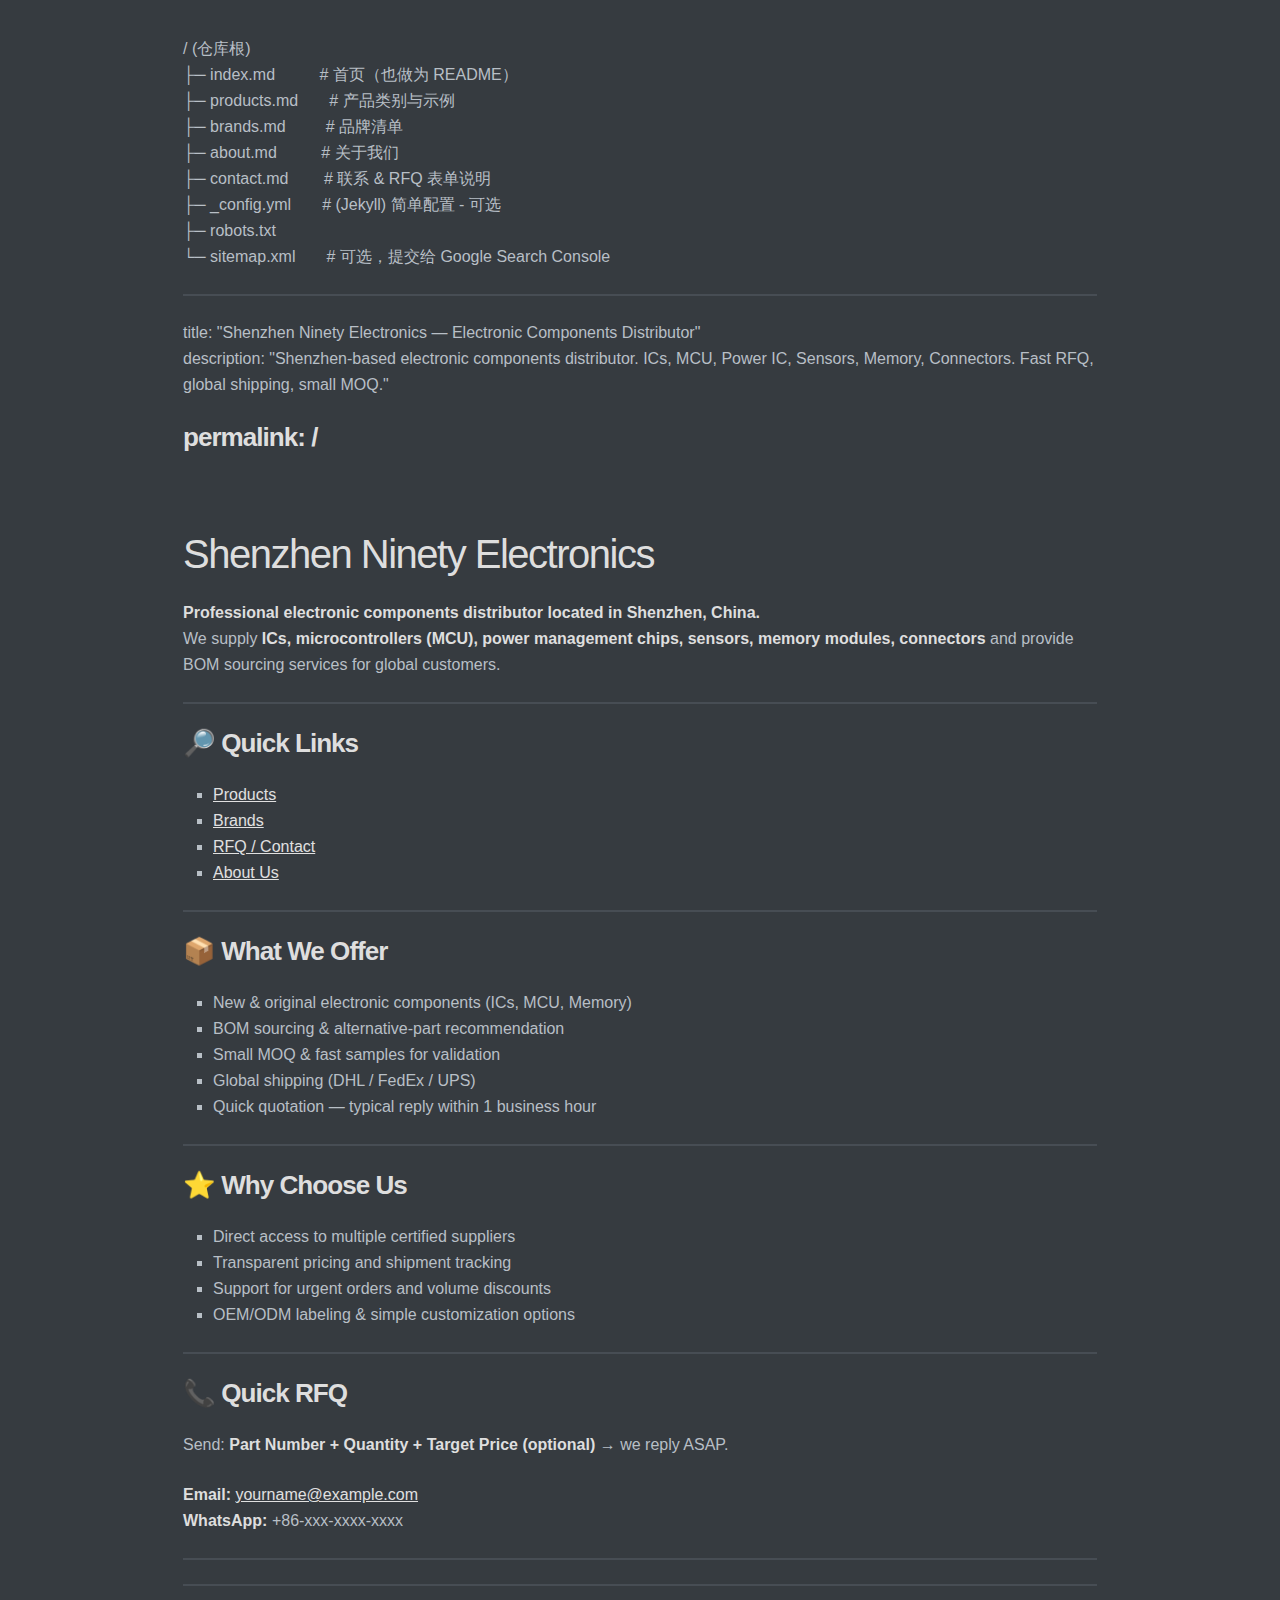
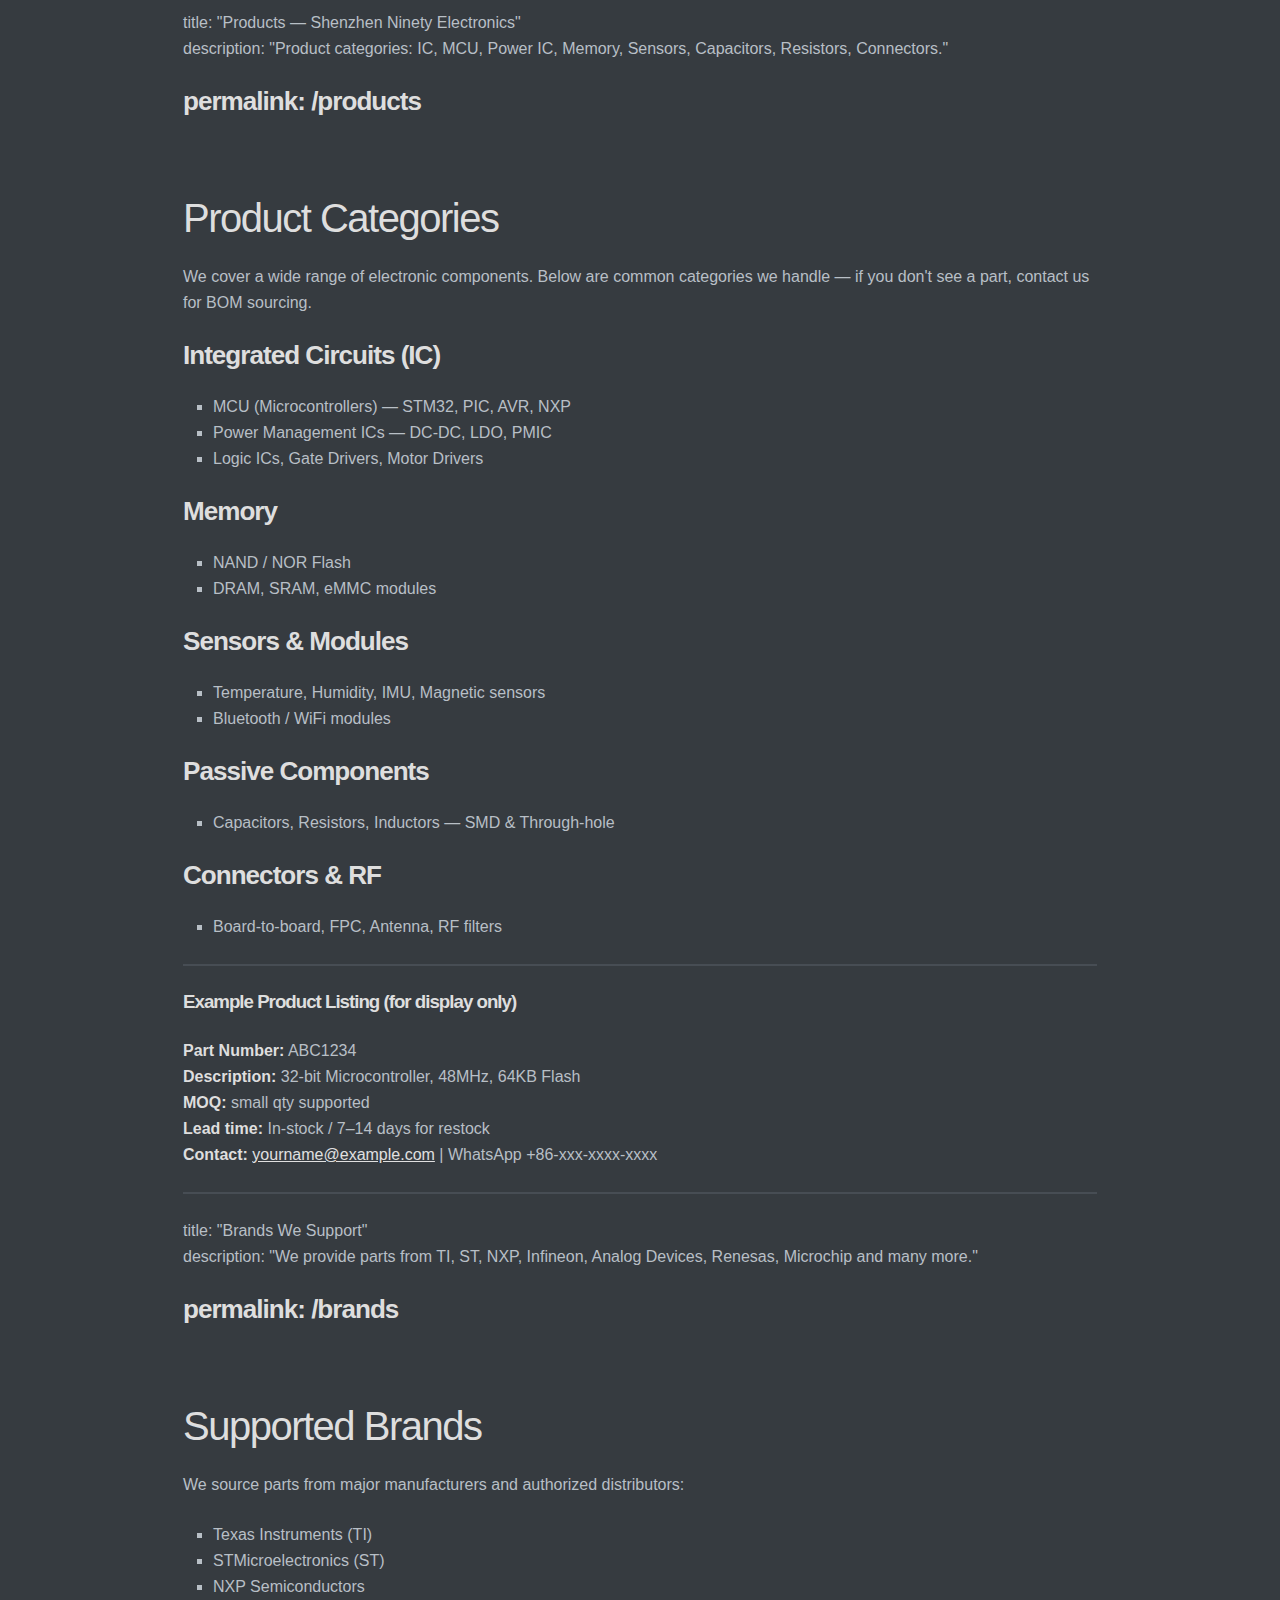
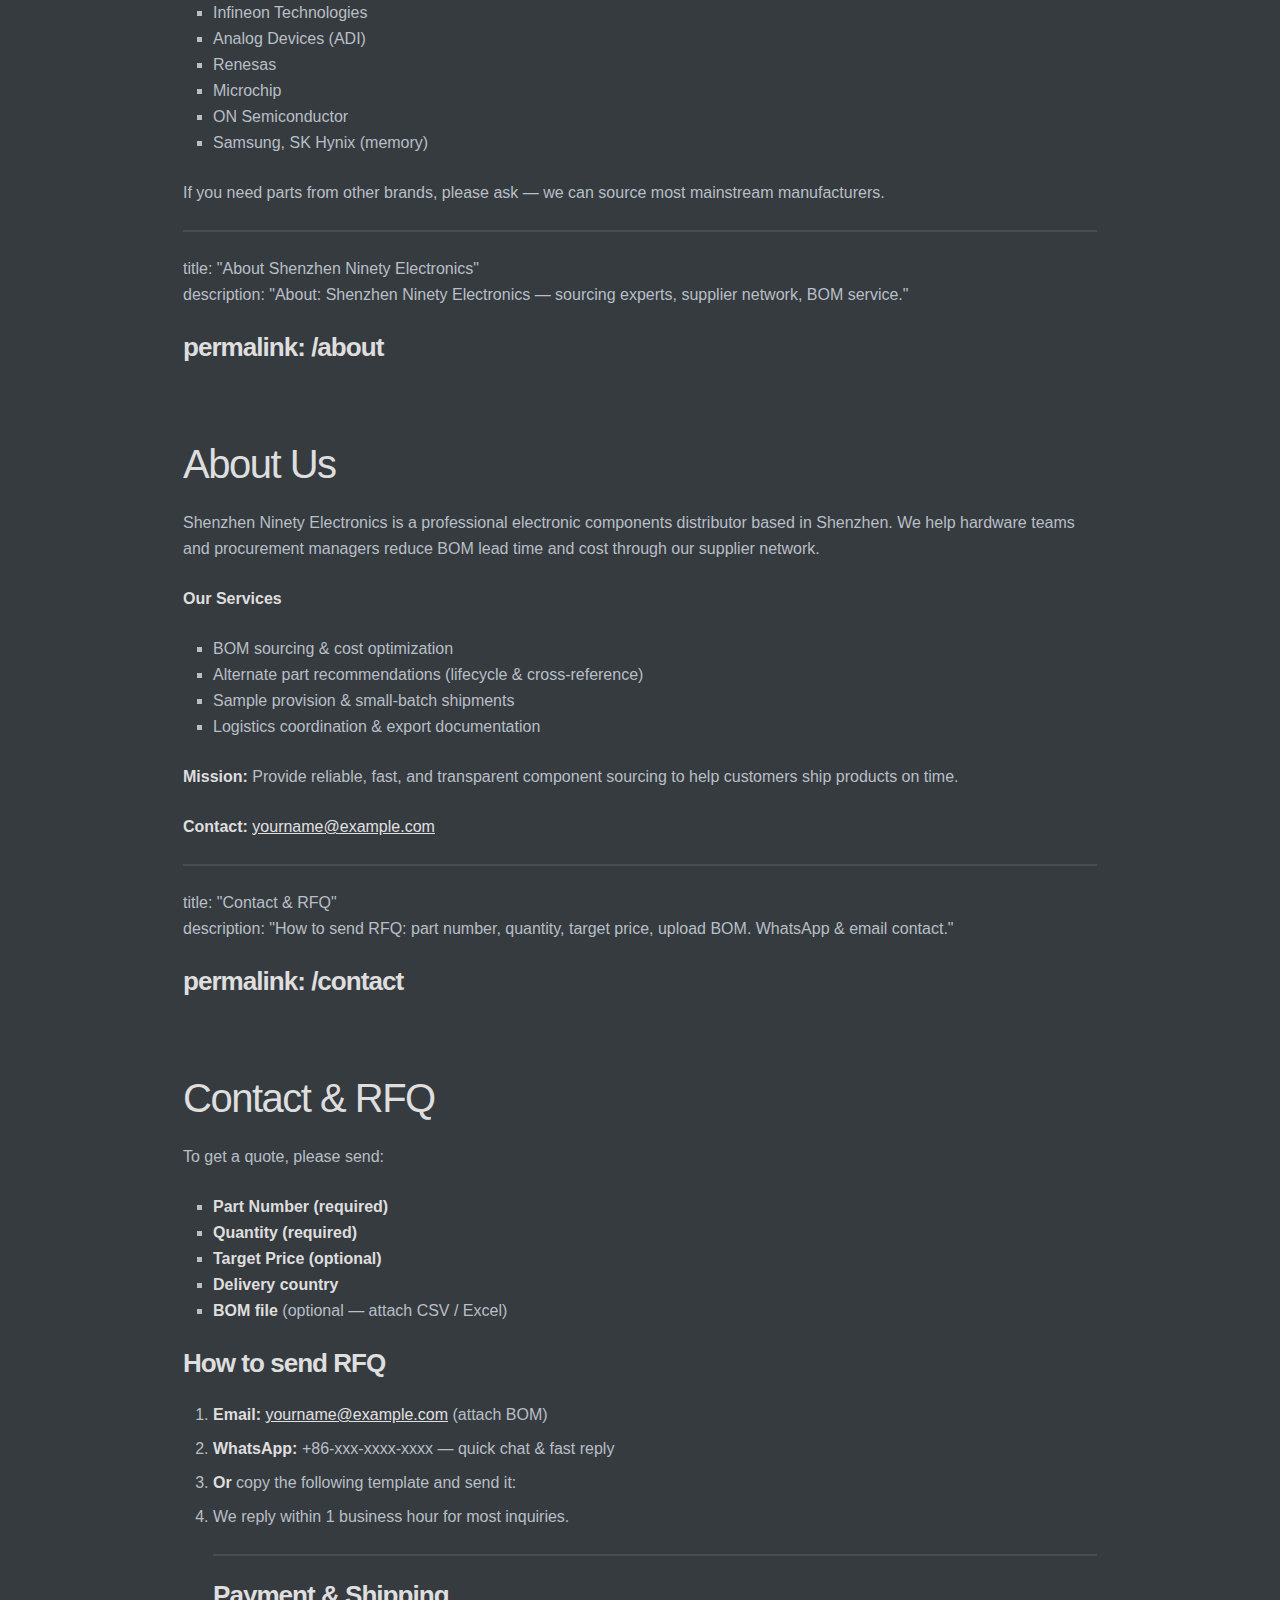
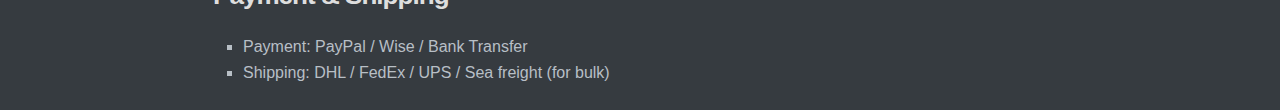
<file: 电子元器件外贸公司 Grreat Components.html>
<!doctype html>
<html>
<head>
<meta charset='UTF-8'><meta name='viewport' content='width=device-width initial-scale=1'>

<style type='text/css'>html {overflow-x: initial !important;}:root { --bg-color:#ffffff; --text-color:#333333; --select-text-bg-color:#B5D6FC; --select-text-font-color:auto; --monospace:"Lucida Console",Consolas,"Courier",monospace; --title-bar-height:20px; }
.mac-os-11 { --title-bar-height:28px; }
html { font-size: 14px; background-color: var(--bg-color); color: var(--text-color); font-family: "Helvetica Neue", Helvetica, Arial, sans-serif; -webkit-font-smoothing: antialiased; }
body { margin: 0px; padding: 0px; height: auto; inset: 0px; font-size: 1rem; line-height: 1.42857; overflow-x: hidden; background: inherit; tab-size: 4; }
iframe { margin: auto; }
a.url { word-break: break-all; }
a:active, a:hover { outline: 0px; }
.in-text-selection, ::selection { text-shadow: none; background: var(--select-text-bg-color); color: var(--select-text-font-color); }
#write { margin: 0px auto; height: auto; width: inherit; word-break: normal; overflow-wrap: break-word; position: relative; white-space: normal; overflow-x: visible; padding-top: 36px; }
#write.first-line-indent p { text-indent: 2em; }
#write.first-line-indent li p, #write.first-line-indent p * { text-indent: 0px; }
#write.first-line-indent li { margin-left: 2em; }
.for-image #write { padding-left: 8px; padding-right: 8px; }
body.typora-export { padding-left: 30px; padding-right: 30px; }
.typora-export .footnote-line, .typora-export li, .typora-export p { white-space: pre-wrap; }
.typora-export .task-list-item input { pointer-events: none; }
@media screen and (max-width: 500px) {
  body.typora-export { padding-left: 0px; padding-right: 0px; }
  #write { padding-left: 20px; padding-right: 20px; }
}
#write li > figure:last-child { margin-bottom: 0.5rem; }
#write ol, #write ul { position: relative; }
img { max-width: 100%; vertical-align: middle; image-orientation: from-image; }
button, input, select, textarea { color: inherit; font: inherit; }
input[type="checkbox"], input[type="radio"] { line-height: normal; padding: 0px; }
*, ::after, ::before { box-sizing: border-box; }
#write h1, #write h2, #write h3, #write h4, #write h5, #write h6, #write p, #write pre { width: inherit; }
#write h1, #write h2, #write h3, #write h4, #write h5, #write h6, #write p { position: relative; }
p { line-height: inherit; }
h1, h2, h3, h4, h5, h6 { break-after: avoid-page; break-inside: avoid; orphans: 4; }
p { orphans: 4; }
h1 { font-size: 2rem; }
h2 { font-size: 1.8rem; }
h3 { font-size: 1.6rem; }
h4 { font-size: 1.4rem; }
h5 { font-size: 1.2rem; }
h6 { font-size: 1rem; }
.md-math-block, .md-rawblock, h1, h2, h3, h4, h5, h6, p { margin-top: 1rem; margin-bottom: 1rem; }
.hidden { display: none; }
.md-blockmeta { color: rgb(204, 204, 204); font-weight: 700; font-style: italic; }
a { cursor: pointer; }
sup.md-footnote { padding: 2px 4px; background-color: rgba(238, 238, 238, 0.7); color: rgb(85, 85, 85); border-radius: 4px; cursor: pointer; }
sup.md-footnote a, sup.md-footnote a:hover { color: inherit; text-transform: inherit; text-decoration: inherit; }
#write input[type="checkbox"] { cursor: pointer; width: inherit; height: inherit; }
figure { overflow-x: auto; margin: 1.2em 0px; max-width: calc(100% + 16px); padding: 0px; }
figure > table { margin: 0px; }
thead, tr { break-inside: avoid; break-after: auto; }
thead { display: table-header-group; }
table { border-collapse: collapse; border-spacing: 0px; width: 100%; overflow: auto; break-inside: auto; text-align: left; }
table.md-table td { min-width: 32px; }
.CodeMirror-gutters { border-right: 0px; background-color: inherit; }
.CodeMirror-linenumber { user-select: none; }
.CodeMirror { text-align: left; }
.CodeMirror-placeholder { opacity: 0.3; }
.CodeMirror pre { padding: 0px 4px; }
.CodeMirror-lines { padding: 0px; }
div.hr:focus { cursor: none; }
#write pre { white-space: pre-wrap; }
#write.fences-no-line-wrapping pre { white-space: pre; }
#write pre.ty-contain-cm { white-space: normal; }
.CodeMirror-gutters { margin-right: 4px; }
.md-fences { font-size: 0.9rem; display: block; break-inside: avoid; text-align: left; overflow: visible; white-space: pre; background: inherit; position: relative !important; }
.md-fences-adv-panel { width: 100%; margin-top: 10px; text-align: center; padding-top: 0px; padding-bottom: 8px; overflow-x: auto; }
#write .md-fences.mock-cm { white-space: pre-wrap; }
.md-fences.md-fences-with-lineno { padding-left: 0px; }
#write.fences-no-line-wrapping .md-fences.mock-cm { white-space: pre; overflow-x: auto; }
.md-fences.mock-cm.md-fences-with-lineno { padding-left: 8px; }
.CodeMirror-line, twitterwidget { break-inside: avoid; }
svg { break-inside: avoid; }
.footnotes { opacity: 0.8; font-size: 0.9rem; margin-top: 1em; margin-bottom: 1em; }
.footnotes + .footnotes { margin-top: 0px; }
.md-reset { margin: 0px; padding: 0px; border: 0px; outline: 0px; vertical-align: top; background: 0px 0px; text-decoration: none; text-shadow: none; float: none; position: static; width: auto; height: auto; white-space: nowrap; cursor: inherit; -webkit-tap-highlight-color: transparent; line-height: normal; font-weight: 400; text-align: left; box-sizing: content-box; direction: ltr; }
li div { padding-top: 0px; }
blockquote { margin: 1rem 0px; }
li .mathjax-block, li p { margin: 0.5rem 0px; }
li blockquote { margin: 1rem 0px; }
li { margin: 0px; position: relative; }
blockquote > :last-child { margin-bottom: 0px; }
blockquote > :first-child, li > :first-child { margin-top: 0px; }
.footnotes-area { color: rgb(136, 136, 136); margin-top: 0.714rem; padding-bottom: 0.143rem; white-space: normal; }
#write .footnote-line { white-space: pre-wrap; }
@media print {
  body, html { border: 1px solid transparent; height: 99%; break-after: avoid; break-before: avoid; font-variant-ligatures: no-common-ligatures; }
  #write { margin-top: 0px; padding-top: 0px; border-color: transparent !important; padding-bottom: 0px !important; }
  .typora-export * { -webkit-print-color-adjust: exact; }
  .typora-export #write { break-after: avoid; }
  .typora-export #write::after { height: 0px; }
  .is-mac table { break-inside: avoid; }
  .typora-export-show-outline .typora-export-sidebar { display: none; }
}
.footnote-line { margin-top: 0.714em; font-size: 0.7em; }
a img, img a { cursor: pointer; }
pre.md-meta-block { font-size: 0.8rem; min-height: 0.8rem; white-space: pre-wrap; background: rgb(204, 204, 204); display: block; overflow-x: hidden; }
p > .md-image:only-child:not(.md-img-error) img, p > img:only-child { display: block; margin: auto; }
#write.first-line-indent p > .md-image:only-child:not(.md-img-error) img { left: -2em; position: relative; }
p > .md-image:only-child { display: inline-block; width: 100%; }
#write .MathJax_Display { margin: 0.8em 0px 0px; }
.md-math-block { width: 100%; }
.md-math-block:not(:empty)::after { display: none; }
.MathJax_ref { fill: currentcolor; }
[contenteditable="true"]:active, [contenteditable="true"]:focus, [contenteditable="false"]:active, [contenteditable="false"]:focus { outline: 0px; box-shadow: none; }
.md-task-list-item { position: relative; list-style-type: none; }
.task-list-item.md-task-list-item { padding-left: 0px; }
.md-task-list-item > input { position: absolute; top: 0px; left: 0px; margin-left: -1.2em; margin-top: calc(1em - 10px); border: none; }
.math { font-size: 1rem; }
.md-toc { min-height: 3.58rem; position: relative; font-size: 0.9rem; border-radius: 10px; }
.md-toc-content { position: relative; margin-left: 0px; }
.md-toc-content::after, .md-toc::after { display: none; }
.md-toc-item { display: block; color: rgb(65, 131, 196); }
.md-toc-item a { text-decoration: none; }
.md-toc-inner:hover { text-decoration: underline; }
.md-toc-inner { display: inline-block; cursor: pointer; }
.md-toc-h1 .md-toc-inner { margin-left: 0px; font-weight: 700; }
.md-toc-h2 .md-toc-inner { margin-left: 2em; }
.md-toc-h3 .md-toc-inner { margin-left: 4em; }
.md-toc-h4 .md-toc-inner { margin-left: 6em; }
.md-toc-h5 .md-toc-inner { margin-left: 8em; }
.md-toc-h6 .md-toc-inner { margin-left: 10em; }
@media screen and (max-width: 48em) {
  .md-toc-h3 .md-toc-inner { margin-left: 3.5em; }
  .md-toc-h4 .md-toc-inner { margin-left: 5em; }
  .md-toc-h5 .md-toc-inner { margin-left: 6.5em; }
  .md-toc-h6 .md-toc-inner { margin-left: 8em; }
}
a.md-toc-inner { font-size: inherit; font-style: inherit; font-weight: inherit; line-height: inherit; }
.footnote-line a:not(.reversefootnote) { color: inherit; }
.reversefootnote { font-family: ui-monospace, sans-serif; }
.md-attr { display: none; }
.md-fn-count::after { content: "."; }
code, pre, samp, tt { font-family: var(--monospace); }
kbd { margin: 0px 0.1em; padding: 0.1em 0.6em; font-size: 0.8em; color: rgb(36, 39, 41); background: rgb(255, 255, 255); border: 1px solid rgb(173, 179, 185); border-radius: 3px; box-shadow: rgba(12, 13, 14, 0.2) 0px 1px 0px, rgb(255, 255, 255) 0px 0px 0px 2px inset; white-space: nowrap; vertical-align: middle; }
.md-comment { color: rgb(162, 127, 3); opacity: 0.6; font-family: var(--monospace); }
code { text-align: left; vertical-align: initial; }
a.md-print-anchor { white-space: pre !important; border-width: initial !important; border-style: none !important; border-color: initial !important; display: inline-block !important; position: absolute !important; width: 1px !important; right: 0px !important; outline: 0px !important; background: 0px 0px !important; text-decoration: initial !important; text-shadow: initial !important; }
.os-windows.monocolor-emoji .md-emoji { font-family: "Segoe UI Symbol", sans-serif; }
.md-diagram-panel > svg { max-width: 100%; }
[lang="flow"] svg, [lang="mermaid"] svg { max-width: 100%; height: auto; }
[lang="mermaid"] .node text { font-size: 1rem; }
table tr th { border-bottom: 0px; }
video { max-width: 100%; display: block; margin: 0px auto; }
iframe { max-width: 100%; width: 100%; border: none; }
.highlight td, .highlight tr { border: 0px; }
mark { background: rgb(255, 255, 0); color: rgb(0, 0, 0); }
.md-html-inline .md-plain, .md-html-inline strong, mark .md-inline-math, mark strong { color: inherit; }
.md-expand mark .md-meta { opacity: 0.3 !important; }
mark .md-meta { color: rgb(0, 0, 0); }
@media print {
  .typora-export h1, .typora-export h2, .typora-export h3, .typora-export h4, .typora-export h5, .typora-export h6 { break-inside: avoid; }
}
.md-diagram-panel .messageText { stroke: none !important; }
.md-diagram-panel .start-state { fill: var(--node-fill); }
.md-diagram-panel .edgeLabel rect { opacity: 1 !important; }
.md-fences.md-fences-math { font-size: 1em; }
.md-fences-advanced:not(.md-focus) { padding: 0px; white-space: nowrap; border: 0px; }
.md-fences-advanced:not(.md-focus) { background: inherit; }
.typora-export-show-outline .typora-export-content { max-width: 1440px; margin: auto; display: flex; flex-direction: row; }
.typora-export-sidebar { width: 300px; font-size: 0.8rem; margin-top: 80px; margin-right: 18px; }
.typora-export-show-outline #write { --webkit-flex:2; flex: 2 1 0%; }
.typora-export-sidebar .outline-content { position: fixed; top: 0px; max-height: 100%; overflow: hidden auto; padding-bottom: 30px; padding-top: 60px; width: 300px; }
@media screen and (max-width: 1024px) {
  .typora-export-sidebar, .typora-export-sidebar .outline-content { width: 240px; }
}
@media screen and (max-width: 800px) {
  .typora-export-sidebar { display: none; }
}
.outline-content li, .outline-content ul { margin-left: 0px; margin-right: 0px; padding-left: 0px; padding-right: 0px; list-style: none; }
.outline-content ul { margin-top: 0px; margin-bottom: 0px; }
.outline-content strong { font-weight: 400; }
.outline-expander { width: 1rem; height: 1.42857rem; position: relative; display: table-cell; vertical-align: middle; cursor: pointer; padding-left: 4px; }
.outline-expander::before { content: ""; position: relative; font-family: Ionicons; display: inline-block; font-size: 8px; vertical-align: middle; }
.outline-item { padding-top: 3px; padding-bottom: 3px; cursor: pointer; }
.outline-expander:hover::before { content: ""; }
.outline-h1 > .outline-item { padding-left: 0px; }
.outline-h2 > .outline-item { padding-left: 1em; }
.outline-h3 > .outline-item { padding-left: 2em; }
.outline-h4 > .outline-item { padding-left: 3em; }
.outline-h5 > .outline-item { padding-left: 4em; }
.outline-h6 > .outline-item { padding-left: 5em; }
.outline-label { cursor: pointer; display: table-cell; vertical-align: middle; text-decoration: none; color: inherit; }
.outline-label:hover { text-decoration: underline; }
.outline-item:hover { border-color: rgb(245, 245, 245); background-color: var(--item-hover-bg-color); }
.outline-item:hover { margin-left: -28px; margin-right: -28px; border-left: 28px solid transparent; border-right: 28px solid transparent; }
.outline-item-single .outline-expander::before, .outline-item-single .outline-expander:hover::before { display: none; }
.outline-item-open > .outline-item > .outline-expander::before { content: ""; }
.outline-children { display: none; }
.info-panel-tab-wrapper { display: none; }
.outline-item-open > .outline-children { display: block; }
.typora-export .outline-item { padding-top: 1px; padding-bottom: 1px; }
.typora-export .outline-item:hover { margin-right: -8px; border-right: 8px solid transparent; }
.typora-export .outline-expander::before { content: "+"; font-family: inherit; top: -1px; }
.typora-export .outline-expander:hover::before, .typora-export .outline-item-open > .outline-item > .outline-expander::before { content: "−"; }
.typora-export-collapse-outline .outline-children { display: none; }
.typora-export-collapse-outline .outline-item-open > .outline-children, .typora-export-no-collapse-outline .outline-children { display: block; }
.typora-export-no-collapse-outline .outline-expander::before { content: "" !important; }
.typora-export-show-outline .outline-item-active > .outline-item .outline-label { font-weight: 700; }
.md-inline-math-container mjx-container { zoom: 0.95; }
mjx-container { break-inside: avoid; }


:root {
  --mermaid-theme: night;
}

[lang='mermaid'] .label {
  color: #333;
}

/* CSS Document */

/** code highlight */

.cm-s-inner .cm-variable,
.cm-s-inner .cm-operator,
.cm-s-inner .cm-property {
    color: #b8bfc6;
}

.cm-s-inner .cm-keyword {
    color: #C88FD0;
}

.cm-s-inner .cm-tag {
    color: #7DF46A;
}

.cm-s-inner .cm-attribute {
    color: #7575E4;
}

.CodeMirror div.CodeMirror-cursor {
    border-left: 1px solid #b8bfc6;
    z-index: 3;
}

.cm-s-inner .cm-string {
    color: #D26B6B;
}

.cm-s-inner .cm-comment,
.cm-s-inner.cm-comment {
    color: #DA924A;
}

.cm-s-inner .cm-header,
.cm-s-inner .cm-def,
.cm-s-inner.cm-header,
.cm-s-inner.cm-def {
    color: #8d8df0;
}

.cm-s-inner .cm-quote,
.cm-s-inner.cm-quote {
    color: #57ac57;
}

.cm-s-inner .cm-hr {
    color: #d8d5d5;
}

.cm-s-inner .cm-link {
    color: #d3d3ef;
}

.cm-s-inner .cm-negative {
    color: #d95050;
}

.cm-s-inner .cm-positive {
    color: #50e650;
}

.cm-s-inner .cm-string-2 {
    color: #f50;
}

.cm-s-inner .cm-meta,
.cm-s-inner .cm-qualifier {
    color: #b7b3b3;
}

.cm-s-inner .cm-builtin {
    color: #f3b3f8;
}

.cm-s-inner .cm-bracket {
    color: #997;
}

.cm-s-inner .cm-atom,
.cm-s-inner.cm-atom {
    color: #84B6CB;
}

.cm-s-inner .cm-number {
    color: #64AB8F;
}

.cm-s-inner .cm-variable {
    color: #b8bfc6;
}

.cm-s-inner .cm-variable-2 {
    color: #9FBAD5;
}

.cm-s-inner .cm-variable-3 {
    color: #1cc685;
}

.CodeMirror-selectedtext,
.CodeMirror-selected {
    background: #4a89dc;
    color: #fff !important;
    text-shadow: none;
}

.CodeMirror-gutters {
    border-right: none;
}

/* CSS Document */

/** markdown source **/
.cm-s-typora-default .cm-header, 
.cm-s-typora-default .cm-property
{
    color: #cebcca;
}

.CodeMirror.cm-s-typora-default div.CodeMirror-cursor{
    border-left: 3px solid #b8bfc6;
}

.cm-s-typora-default .cm-comment {
    color: #9FB1FF;
}

.cm-s-typora-default .cm-string {
    color: #A7A7D9
}

.cm-s-typora-default .cm-atom, .cm-s-typora-default .cm-number {
    color: #848695;
    font-style: italic;
}

.cm-s-typora-default .cm-link {
    color: #95B94B;
}

.cm-s-typora-default .CodeMirror-activeline-background {
    background: rgba(51, 51, 51, 0.72);
}

.cm-s-typora-default .cm-comment, .cm-s-typora-default .cm-code {
	color: #8aa1e1;
}@import "";
@import "";
@import "";

:root {
    --bg-color:  #363B40;
    --side-bar-bg-color: #2E3033;
    --text-color: #b8bfc6;

    --select-text-bg-color:#4a89dc;

    --item-hover-bg-color: #0a0d16;
    --control-text-color: #b7b7b7;
    --control-text-hover-color: #eee;
    --window-border: 1px solid #555;

    --active-file-bg-color: rgb(34, 34, 34);
    --active-file-border-color: #8d8df0;

    --primary-color: #a3d5fe;

    --active-file-text-color: white;
    --item-hover-bg-color: #70717d;
    --item-hover-text-color: white;
    --primary-color: #6dc1e7;

    --rawblock-edit-panel-bd: #333;

    --search-select-bg-color: #428bca;
}

html {
    font-size: 16px;
    -webkit-font-smoothing: antialiased;
}

html,
body {
    -webkit-text-size-adjust: 100%;
    -ms-text-size-adjust: 100%;
    background: #363B40;
    background: var(--bg-color);
    fill: currentColor;
    line-height: 1.625rem;
}

#write {
    max-width: 914px;
}


@media only screen and (min-width: 1400px) {
	#write {
		max-width: 1024px;
	}
}

@media only screen and (min-width: 1800px) {
	#write {
		max-width: 1200px;
	}
}

html,
body,
button,
input,
select,
textarea,
div.code-tooltip-content {
    color: #b8bfc6;
    border-color: transparent;
}

div.code-tooltip,
.md-hover-tip .md-arrow:after {
    background: #333;
}

.native-window #md-notification {
    border: 1px solid #70717d;
}

.popover.bottom > .arrow:after {
    border-bottom-color: #333;
}

html,
body,
button,
input,
select,
textarea {
    font-family: "Helvetica Neue", Helvetica, Arial, 'Segoe UI Emoji', sans-serif;
}

hr {
    height: 2px;
    border: 0;
    margin: 24px 0 !important;
}

h1,
h2,
h3,
h4,
h5,
h6 {
    font-family: "Lucida Grande", "Corbel", sans-serif;
    font-weight: normal;
    clear: both;
    -ms-word-wrap: break-word;
    word-wrap: break-word;
    margin: 0;
    padding: 0;
    color: #DEDEDE
}

h1 {
    font-size: 2.5rem;
    /* 36px */
    line-height: 2.75rem;
    /* 40px */
    margin-bottom: 1.5rem;
    /* 24px */
    letter-spacing: -1.5px;
}

h2 {
    font-size: 1.63rem;
    /* 24px */
    line-height: 1.875rem;
    /* 30px */
    margin-bottom: 1.5rem;
    /* 24px */
    letter-spacing: -1px;
    font-weight: bold;
}

h3 {
    font-size: 1.17rem;
    /* 18px */
    line-height: 1.5rem;
    /* 24px */
    margin-bottom: 1.5rem;
    /* 24px */
    letter-spacing: -1px;
    font-weight: bold;
}

h4 {
    font-size: 1.12rem;
    /* 16px */
    line-height: 1.375rem;
    /* 22px */
    margin-bottom: 1.5rem;
    /* 24px */
    color: white;
}

h5 {
    font-size: 0.97rem;
    /* 16px */
    line-height: 1.25rem;
    /* 22px */
    margin-bottom: 1.5rem;
    /* 24px */
    font-weight: bold;
}

h6 {
    font-size: 0.93rem;
    /* 16px */
    line-height: 1rem;
    /* 16px */
    margin-bottom: 0.75rem;
    color: white;
}

@media (min-width: 980px) {
    h3.md-focus:before,
    h4.md-focus:before,
    h5.md-focus:before,
    h6.md-focus:before {
        color: #ddd;
        border: 1px solid #ddd;
        border-radius: 3px;
        position: absolute;
        left: -1.642857143rem;
        top: .357142857rem;
        float: left;
        font-size: 9px;
        padding-left: 2px;
        padding-right: 2px;
        vertical-align: bottom;
        font-weight: normal;
        line-height: normal;
    }

    h3.md-focus:before {
        content: 'h3';
    }

    h4.md-focus:before {
        content: 'h4';
    }

    h5.md-focus:before {
        content: 'h5';
        top: 0px;
    }

    h6.md-focus:before {
        content: 'h6';
        top: 0px;
    }
}

a {
    text-decoration: none;
    outline: 0;
}

a:hover {
    outline: 0;
}

a:focus {
    outline: thin dotted;
}

sup.md-footnote {
    background-color: #555;
    color: #ddd;
}

p {
    -ms-word-wrap: break-word;
    word-wrap: break-word;
}

p,
ul,
dd,
ol,
hr,
address,
pre,
table,
iframe,
.wp-caption,
.wp-audio-shortcode,
.wp-video-shortcode {
    margin-top: 0;
    margin-bottom: 1.5rem;
    /* 24px */
}

audio:not([controls]) {
    display: none;
}

[hidden] {
    display: none;
}

::-moz-selection {
    background: #4a89dc;
    color: #fff;
    text-shadow: none;
}

*.in-text-selection,
::selection {
    background: #4a89dc;
    color: #fff;
    text-shadow: none;
}

ul,
ol {
    padding: 0 0 0 1.875rem;
    /* 30px */
}

ul {
    list-style: square;
}

ol {
    list-style: decimal;
}

ul ul,
ol ol,
ul ol,
ol ul {
    margin: 0;
}

b,
th,
dt,
strong {
    font-weight: bold;
}

i,
em,
dfn,
cite {
    font-style: italic;
}

blockquote {
    padding-left: 1.875rem;
    margin: 0 0 1.875rem 1.875rem;
    border-left: solid 2px #474d54;
    padding-left: 30px;
    margin-top: 35px;
}

pre,
code,
kbd,
tt,
var {
    font-size: 0.875em;
    font-family: Monaco, Consolas, "Andale Mono", "DejaVu Sans Mono", monospace;
}

code,
tt,
var {
    background: rgba(0, 0, 0, 0.05);
}

kbd {
    padding: 2px 4px;
    font-size: 90%;
    color: #fff;
    background-color: #333;
    border-radius: 3px;
    box-shadow: inset 0 -1px 0 rgba(0,0,0,.25);
}

pre.md-fences {
    padding: 10px 10px 10px 30px;
    margin-bottom: 20px;
    background: #333;
}

.CodeMirror-gutters {
    background: #333;
    border-right: 1px solid transparent;
}

.enable-diagrams pre.md-fences[lang="sequence"] .code-tooltip,
.enable-diagrams pre.md-fences[lang="flow"] .code-tooltip,
.enable-diagrams pre.md-fences[lang="mermaid"] .code-tooltip {
    bottom: -2.2em;
    right: 4px;
}

code,
kbd,
tt,
var {
    padding: 2px 5px;
}

table {
    max-width: 100%;
    width: 100%;
    border-collapse: collapse;
    border-spacing: 0;
}

th,
td {
    padding: 5px 10px;
    vertical-align: top;
}

a {
    -webkit-transition: all .2s ease-in-out;
    transition: all .2s ease-in-out;
}

hr {
    background: #474d54;
    /* variable */
}

h1 {
    margin-top: 2em;
}

a {
    color: #e0e0e0;
    text-decoration: underline;
}

a:hover {
    color: #fff;
}

.md-inline-math script {
    color: #81b1db;
}

b,
th,
dt,
strong {
    color: #DEDEDE;
    /* variable */
}

mark {
    background: #D3D40E;
}

blockquote {
    color: #9DA2A6;
}

table a {
    color: #DEDEDE;
    /* variable */
}

th,
td {
    border: solid 1px #474d54;
    /* variable */
}

.task-list {
    padding-left: 0;
}

.md-task-list-item {
    padding-left: 1.25rem;
}

.md-task-list-item > input {
    top: auto;
}

.md-task-list-item > input:before {
    content: "";
    display: inline-block;
    width: 0.875rem;
    height: 0.875rem;
    vertical-align: middle;
    text-align: center;
    border: 1px solid #b8bfc6;
    background-color: #363B40;
    margin-top: -0.4rem;
}

.md-task-list-item > input:checked:before,
.md-task-list-item > input[checked]:before {
    content: '\221A';
    /*◘*/
    font-size: 0.625rem;
    line-height: 0.625rem;
    color: #DEDEDE;
}

/** quick open **/
.auto-suggest-container {
    border: 0px;
    background-color: #525C65;
}

#typora-quick-open {
    background-color: #525C65;
}

#typora-quick-open input{
    background-color: #525C65;
    border: 0;
    border-bottom: 1px solid grey;
}

.typora-quick-open-item {
    background-color: inherit;
    color: inherit;
}

.typora-quick-open-item.active,
.typora-quick-open-item:hover {
    background-color: #4D8BDB;
    color: white;
}

.typora-quick-open-item:hover {
    background-color: rgba(77, 139, 219, 0.8);
}

.typora-search-spinner > div {
  background-color: #fff;
}

#write pre.md-meta-block {
    border-bottom: 1px dashed #ccc;
    background: transparent;
    padding-bottom: 0.6em;
    line-height: 1.6em;
}

.btn,
.btn .btn-default {
    background: transparent;
    color: #b8bfc6;
}

.ty-table-edit {
    border-top: 1px solid gray;
    background-color: #363B40;
}

.popover-title {
    background: transparent;
}

.md-image>.md-meta {
    color: #BBBBBB;
    background: transparent;
}

.md-expand.md-image>.md-meta {
    color: #DDD;
}

#write>h3:before,
#write>h4:before,
#write>h5:before,
#write>h6:before {
    border: none;
    border-radius: 0px;
    color: #888;
    text-decoration: underline;
    left: -1.4rem;
    top: 0.2rem;
}

#write>h3.md-focus:before {
    top: 2px;
}

#write>h4.md-focus:before {
    top: 2px;
}

.md-toc-item {
    color: #A8C2DC;
}

#write div.md-toc-tooltip {
    background-color: #363B40;
}

.dropdown-menu .btn:hover,
.dropdown-menu .btn:focus,
.md-toc .btn:hover,
.md-toc .btn:focus {
    color: white;
    background: black;
}

#toc-dropmenu {
    background: rgba(50, 54, 59, 0.93);
    border: 1px solid rgba(253, 253, 253, 0.15);
}

#toc-dropmenu .divider {
    background-color: #9b9b9b;
}

.outline-expander:before {
    top: 2px;
}

#typora-sidebar {
    box-shadow: none;
    border-right: 1px dashed;
    border-right: none;
}

.sidebar-tabs {
    border-bottom:0;
}

#typora-sidebar:hover .outline-title-wrapper {
    border-left: 1px dashed;
}

.outline-title-wrapper .btn {
    color: inherit;
}

.outline-item:hover {
    border-color: #363B40;
    background-color: #363B40;
    color: white;
}

h1.md-focus .md-attr,
h2.md-focus .md-attr,
h3.md-focus .md-attr,
h4.md-focus .md-attr,
h5.md-focus .md-attr,
h6.md-focus .md-attr,
.md-header-span .md-attr {
    color: #8C8E92;
    display: inline;
}

.md-comment {
    color: #5a95e3;
    opacity: 0.8;
}

.md-inline-math svg {
    color: #b8bfc6;
}

#math-inline-preview .md-arrow:after {
    background: black;
}

.modal-content {
    background: var(--bg-color);
    border: 0;
}

.modal-title {
    font-size: 1.5em;
}

.modal-content input {
    background-color: rgba(26, 21, 21, 0.51);
    color: white;
}

.modal-content .input-group-addon {
    color: white;
}

.modal-backdrop {
    background-color: rgba(174, 174, 174, 0.7);
}

.modal-content .btn-primary {
    border-color: var(--primary-color);
}

.md-table-resize-popover {
    background-color: #333;
}

.form-inline .input-group .input-group-addon {
    color: white;
}

#md-searchpanel {
    border-bottom: 1px dashed grey;
}

/** UI for electron */

.context-menu,
#spell-check-panel,
#footer-word-count-info {
    background-color: #42464A;
}

.context-menu.dropdown-menu .divider,
.dropdown-menu .divider {
    background-color: #777777;
    opacity: 1;
}

footer {
    color: inherit;
}

@media (max-width: 1000px) {
    footer {
        border-top: none;
    }
    footer:hover {
        color: inherit;
    }
}

#file-info-file-path .file-info-field-value:hover {
    background-color: #555;
    color: #dedede;
}

.megamenu-content,
.megamenu-opened header {
    background: var(--bg-color);
}

.megamenu-menu-panel h2,
.megamenu-menu-panel h1,
.long-btn {
    color: inherit;
}

.megamenu-menu-panel input[type='text'] {
    background: inherit;
    border: 0;
    border-bottom: 1px solid;
}

#recent-file-panel-action-btn {
    background: inherit;
    border: 1px grey solid;
}

.megamenu-menu-panel .dropdown-menu > li > a {
    color: inherit;
    background-color: #2F353A;
    text-decoration: none;
}

.megamenu-menu-panel table td:nth-child(1) {
    color: inherit;
    font-weight: bold;
}

.megamenu-menu-panel tbody tr:hover td:nth-child(1) {
    color: white;
}

.modal-footer .btn-default, 
.modal-footer .btn-primary,
.modal-footer .btn-default:not(:hover) {
    border: 1px solid;
    border-color: transparent;
}

.btn-primary {
    color: white;
}

.btn-default:hover, .btn-default:focus, .btn-default.focus, .btn-default:active, .btn-default.active, .open > .dropdown-toggle.btn-default {
    color: white;
    border: 1px solid #ddd;
    background-color: inherit;
}

.modal-header {
    border-bottom: 0;
}

.modal-footer {
    border-top: 0;
}

#recent-file-panel tbody tr:nth-child(2n-1) {
    background-color: transparent !important;
}

.megamenu-menu-panel tbody tr:hover td:nth-child(2) {
    color: inherit;
}

.megamenu-menu-panel .btn {
    border: 1px solid #eee;
    background: transparent;
}

.mouse-hover .toolbar-icon.btn:hover,
#w-full.mouse-hover,
#w-pin.mouse-hover {
    background-color: inherit;
}

.typora-node::-webkit-scrollbar {
    width: 5px;
}

.typora-node::-webkit-scrollbar-thumb:vertical {
    background: rgba(250, 250, 250, 0.3);
}

.typora-node::-webkit-scrollbar-thumb:vertical:active {
    background: rgba(250, 250, 250, 0.5);
}

#w-unpin {
    background-color: #4182c4;
}

#top-titlebar, #top-titlebar * {
    color: var(--item-hover-text-color);
}

.typora-sourceview-on #toggle-sourceview-btn,
#footer-word-count:hover,
.ty-show-word-count #footer-word-count {
    background: #333333;
}

#toggle-sourceview-btn:hover {
    color: #eee;
    background: #333333;
}

/** focus mode */
.on-focus-mode .md-end-block:not(.md-focus):not(.md-focus-container) * {
    color: #686868 !important;
}

.on-focus-mode .md-end-block:not(.md-focus) img,
.on-focus-mode .md-task-list-item:not(.md-focus-container)>input {
    opacity: #686868 !important;
}

.on-focus-mode li[cid]:not(.md-focus-container){
    color: #686868;
}

.on-focus-mode .md-fences.md-focus .CodeMirror-code>*:not(.CodeMirror-activeline) *,
.on-focus-mode .CodeMirror.cm-s-inner:not(.CodeMirror-focused) * {
    color: #686868 !important;
}

.on-focus-mode .md-focus,
.on-focus-mode .md-focus-container {
    color: #fff;
}

.on-focus-mode #typora-source .CodeMirror-code>*:not(.CodeMirror-activeline) * {
    color: #686868 !important;
}


/*diagrams*/
#write .md-focus .md-diagram-panel {
    border: 1px solid #ddd;
    margin-left: -1px;
    width: calc(100% + 2px);
}

/*diagrams*/
#write .md-focus.md-fences-with-lineno .md-diagram-panel {
    margin-left: auto;
}

.md-diagram-panel-error {
    color: #f1908e;
}

.active-tab-files #info-panel-tab-file,
.active-tab-files #info-panel-tab-file:hover,
.active-tab-outline #info-panel-tab-outline,
.active-tab-outline #info-panel-tab-outline:hover {
    color: #eee;
}

.sidebar-footer-item:hover,
.footer-item:hover {
    background: inherit;
    color: white;
}

.ty-side-sort-btn.active,
.ty-side-sort-btn:hover,
.selected-folder-menu-item a:after {
    color: white;
}

#sidebar-files-menu {
    border:solid 1px;
    box-shadow: 4px 4px 20px rgba(0, 0, 0, 0.79);
    background-color: var(--bg-color);
}

.file-list-item {
    border-bottom:none;
}

.file-list-item-summary {
    opacity: 1;
}

.file-list-item.active:first-child {
    border-top: none;
}

.file-node-background {
    height: 32px;
}

.file-library-node.active>.file-node-content,
.file-list-item.active {
    color: white;
    color: var(--active-file-text-color);
}

.file-library-node.active>.file-node-background{
    background-color: rgb(34, 34, 34);
    background-color: var(--active-file-bg-color);
}
.file-list-item.active {
    background-color: rgb(34, 34, 34);
    background-color: var(--active-file-bg-color);
}

#ty-tooltip {
    background-color: black;
    color: #eee;
}

.md-task-list-item>input {
    margin-left: -1.3em;
    margin-top: 0.3rem;
    -webkit-appearance: none;
}

.md-mathjax-midline {
    background-color: #57616b;
    border-bottom: none;
}

footer.ty-footer {
    border-color: #656565;
}

.ty-preferences .btn-default {
    background: transparent;
}
.ty-preferences .btn-default:hover {
    background: #57616b;
}

.ty-preferences select {
    border: 1px solid #989698;
    height: 21px;
}

.ty-preferences .nav-group-item.active,
.export-item.active,
.export-items-list-control,
.export-detail {
    background: var(--item-hover-bg-color);
}

.ty-preferences input[type="search"] {
    border-color: #333;
    background: #333;
    line-height: 22px;
    border-radius: 6px;
    color: white;
}

.ty-preferences input[type="search"]:focus {
    box-shadow: none;
}

[data-is-directory="true"] .file-node-content {
    margin-bottom: 0;
}

.file-node-title {
    line-height: 22px;
}

.html-for-mac .file-node-open-state, .html-for-mac .file-node-icon {
    line-height: 26px;
}

::-webkit-scrollbar-thumb {
    background: rgba(230, 230, 230, 0.30);
}

::-webkit-scrollbar-thumb:active {
    background: rgba(230, 230, 230, 0.50);
}

#typora-sidebar:hover div.sidebar-content-content::-webkit-scrollbar-thumb:horizontal {
    background: rgba(230, 230, 230, 0.30);
}

.nav-group-item:active {
    background-color: #474d54 !important;
}

.md-search-hit {
    background: rgba(199, 140, 60, 0.81);
    color: #eee;
}

.md-search-hit * {
    color: #eee;
}

#md-searchpanel input {
    color: white;
}

.modal-backdrop.in {
    opacity: 1;
    backdrop-filter: blur(1px);
}

.clear-btn-icon {
    top: 8px;
}

/* try fix https://github.com/typora/typora-issues/issues/5253 */
.file-node-expanded>.file-node-children {
    display: grid;
  }


</style><title>电子元器件外贸公司 Grreat Components</title>
</head>
<body class='typora-export os-windows'><div class='typora-export-content'>
<div id='write'  class=''><p><span>/ (仓库根)</span>
<span>├─ index.md          # 首页（也做为 README）</span>
<span>├─ products.md       # 产品类别与示例</span>
<span>├─ brands.md         # 品牌清单</span>
<span>├─ about.md          # 关于我们</span>
<span>├─ contact.md        # 联系 &amp; RFQ 表单说明</span>
<span>├─ _config.yml       # (Jekyll) 简单配置 - 可选</span>
<span>├─ robots.txt</span>
<span>└─ sitemap.xml       # 可选，提交给 Google Search Console</span></p><hr /><p><span>title: &quot;Shenzhen Ninety Electronics — Electronic Components Distributor&quot;</span>
<span>description: &quot;Shenzhen-based electronic components distributor. ICs, MCU, Power IC, Sensors, Memory, Connectors. Fast RFQ, global shipping, small MOQ.&quot;</span></p><h2 id='permalink-'><span>permalink: /</span></h2><h1 id='shenzhen-ninety-electronics'><span>Shenzhen Ninety Electronics</span></h1><p><strong><span>Professional electronic components distributor located in Shenzhen, China.</span></strong><span></span><br/><span>We supply </span><strong><span>ICs, microcontrollers (MCU), power management chips, sensors, memory modules, connectors</span></strong><span> and provide BOM sourcing services for global customers.</span></p><hr /><h2 id='🔎-quick-links'><span>🔎 Quick Links</span></h2><ul><li><a href='/products'><span>Products</span></a></li><li><a href='/brands'><span>Brands</span></a></li><li><a href='/contact'><span>RFQ / Contact</span></a></li><li><a href='/about'><span>About Us</span></a></li></ul><hr /><h2 id='📦-what-we-offer'><span>📦 What We Offer</span></h2><ul><li><span>New &amp; original electronic components (ICs, MCU, Memory)  </span></li><li><span>BOM sourcing &amp; alternative-part recommendation  </span></li><li><span>Small MOQ &amp; fast samples for validation  </span></li><li><span>Global shipping (DHL / FedEx / UPS)  </span></li><li><span>Quick quotation — typical reply within 1 business hour</span></li></ul><hr /><h2 id='⭐-why-choose-us'><span>⭐ Why Choose Us</span></h2><ul><li><span>Direct access to multiple certified suppliers  </span></li><li><span>Transparent pricing and shipment tracking  </span></li><li><span>Support for urgent orders and volume discounts  </span></li><li><span>OEM/ODM labeling &amp; simple customization options</span></li></ul><hr /><h2 id='📞-quick-rfq'><span>📞 Quick RFQ</span></h2><p><span>Send: </span><strong><span>Part Number + Quantity + Target Price (optional)</span></strong><span> → we reply ASAP.</span></p><p><strong><span>Email:</span></strong><span> </span><a href='mailto:yourname@example.com' target='_blank' class='url'>yourname@example.com</a><span></span><br/><strong><span>WhatsApp:</span></strong><span> +86-xxx-xxxx-xxxx</span></p><hr /><!-- Structured data for SEO (Organization + Contact) --><script type="application/ld+json">
{
  "@context": "https://schema.org",
  "@type": "ElectronicsStore",
  "name": "Shenzhen Ninety Electronics",
  "url": "https://yourusername.github.io/",
  "logo": "https://yourusername.github.io/assets/logo.png",
  "telephone": "+86-xxx-xxxx-xxxx",
  "email": "mailto:yourname@example.com",
  "address": {
    "@type": "PostalAddress",
    "addressLocality": "Shenzhen",
    "addressCountry": "CN"
  },
  "description": "Distributor of ICs, MCU, power IC, sensors, memory and connectors. Fast RFQ and global shipping."
}
</script><hr /><p><span>title: &quot;Products — Shenzhen Ninety Electronics&quot;</span>
<span>description: &quot;Product categories: IC, MCU, Power IC, Memory, Sensors, Capacitors, Resistors, Connectors.&quot;</span></p><h2 id='permalink-products'><span>permalink: /products</span></h2><h1 id='product-categories'><span>Product Categories</span></h1><p><span>We cover a wide range of electronic components. Below are common categories we handle — if you don&#39;t see a part, contact us for BOM sourcing.</span></p><h2 id='integrated-circuits-ic'><span>Integrated Circuits (IC)</span></h2><ul><li><span>MCU (Microcontrollers) — STM32, PIC, AVR, NXP  </span></li><li><span>Power Management ICs — DC-DC, LDO, PMIC  </span></li><li><span>Logic ICs, Gate Drivers, Motor Drivers</span></li></ul><h2 id='memory'><span>Memory</span></h2><ul><li><span>NAND / NOR Flash  </span></li><li><span>DRAM, SRAM, eMMC modules</span></li></ul><h2 id='sensors--modules'><span>Sensors &amp; Modules</span></h2><ul><li><span>Temperature, Humidity, IMU, Magnetic sensors  </span></li><li><span>Bluetooth / WiFi modules</span></li></ul><h2 id='passive-components'><span>Passive Components</span></h2><ul><li><span>Capacitors, Resistors, Inductors — SMD &amp; Through-hole</span></li></ul><h2 id='connectors--rf'><span>Connectors &amp; RF</span></h2><ul><li><span>Board-to-board, FPC, Antenna, RF filters</span></li></ul><hr /><h3 id='example-product-listing-for-display-only'><span>Example Product Listing (for display only)</span></h3><p><strong><span>Part Number:</span></strong><span> ABC1234</span><br/><strong><span>Description:</span></strong><span> 32-bit Microcontroller, 48MHz, 64KB Flash</span><br/><strong><span>MOQ:</span></strong><span> small qty supported</span><br/><strong><span>Lead time:</span></strong><span> In-stock / 7–14 days for restock</span><br/><strong><span>Contact:</span></strong><span> </span><a href='mailto:yourname@example.com' target='_blank' class='url'>yourname@example.com</a><span> | WhatsApp +86-xxx-xxxx-xxxx</span></p><hr /><p><span>title: &quot;Brands We Support&quot;</span>
<span>description: &quot;We provide parts from TI, ST, NXP, Infineon, Analog Devices, Renesas, Microchip and many more.&quot;</span></p><h2 id='permalink-brands'><span>permalink: /brands</span></h2><h1 id='supported-brands'><span>Supported Brands</span></h1><p><span>We source parts from major manufacturers and authorized distributors:</span></p><ul><li><span>Texas Instruments (TI)  </span></li><li><span>STMicroelectronics (ST)  </span></li><li><span>NXP Semiconductors  </span></li><li><span>Infineon Technologies  </span></li><li><span>Analog Devices (ADI)  </span></li><li><span>Renesas  </span></li><li><span>Microchip  </span></li><li><span>ON Semiconductor  </span></li><li><span>Samsung, SK Hynix (memory)</span></li></ul><p><span>If you need parts from other brands, please ask — we can source most mainstream manufacturers.</span></p><hr /><p><span>title: &quot;About Shenzhen Ninety Electronics&quot;</span>
<span>description: &quot;About: Shenzhen Ninety Electronics — sourcing experts, supplier network, BOM service.&quot;</span></p><h2 id='permalink-about'><span>permalink: /about</span></h2><h1 id='about-us'><span>About Us</span></h1><p><span>Shenzhen Ninety Electronics is a professional electronic components distributor based in Shenzhen. We help hardware teams and procurement managers reduce BOM lead time and cost through our supplier network.</span></p><p><strong><span>Our Services</span></strong></p><ul><li><span>BOM sourcing &amp; cost optimization  </span></li><li><span>Alternate part recommendations (lifecycle &amp; cross-reference)  </span></li><li><span>Sample provision &amp; small-batch shipments  </span></li><li><span>Logistics coordination &amp; export documentation</span></li></ul><p><strong><span>Mission:</span></strong><span> Provide reliable, fast, and transparent component sourcing to help customers ship products on time.</span></p><p><strong><span>Contact:</span></strong><span> </span><a href='mailto:yourname@example.com' target='_blank' class='url'>yourname@example.com</a></p><hr /><p><span>title: &quot;Contact &amp; RFQ&quot;</span>
<span>description: &quot;How to send RFQ: part number, quantity, target price, upload BOM. WhatsApp &amp; email contact.&quot;</span></p><h2 id='permalink-contact'><span>permalink: /contact</span></h2><h1 id='contact--rfq'><span>Contact &amp; RFQ</span></h1><p><span>To get a quote, please send:</span></p><ul><li><strong><span>Part Number (required)</span></strong><span>  </span></li><li><strong><span>Quantity (required)</span></strong><span>  </span></li><li><strong><span>Target Price (optional)</span></strong><span>  </span></li><li><strong><span>Delivery country</span></strong><span>  </span></li><li><strong><span>BOM file</span></strong><span> (optional — attach CSV / Excel)</span></li></ul><h2 id='how-to-send-rfq'><span>How to send RFQ</span></h2><ol start='' ><li><p><strong><span>Email:</span></strong><span> </span><a href='mailto:yourname@example.com' target='_blank' class='url'>yourname@example.com</a><span> (attach BOM)  </span></p></li><li><p><strong><span>WhatsApp:</span></strong><span> +86-xxx-xxxx-xxxx — quick chat &amp; fast reply  </span></p></li><li><p><strong><span>Or</span></strong><span> copy the following template and send it:</span></p></li><li><p><span>We reply within 1 business hour for most inquiries.</span></p><hr /><h2 id='payment--shipping'><span>Payment &amp; Shipping</span></h2><ul><li><span>Payment: PayPal / Wise / Bank Transfer  </span></li><li><span>Shipping: DHL / FedEx / UPS / Sea freight (for bulk)</span></li></ul></li></ol></div></div>
</body>
</html>
</file>
<file: style.css>
/* Global Styles */
body {
  margin: 0;
  font-family: Arial, sans-serif;
  background-color: #ffffff;
  color: #333333;
}

/* Header / Navigation */
header {
  display: flex;
  align-items: center;
  justify-content: space-between;
  padding: 20px 40px;
  background-color: #4A90E2; /* 蓝色导航栏 */
  position: sticky;
  top: 0;
  z-index: 100;
}

header .logo {
  font-size: 24px;
  font-weight: bold;
  color: #FFFFFF; /* Logo文字白色 */
}

nav a {
  margin-left: 20px;
  text-decoration: none;
  color: #FFFFFF; /* 导航文字白色 */
  font-weight: bold;
}

nav a:hover {
  color: #DCE6F1; /* 悬停浅蓝色 */
}

/* Hero Section with Background Image */
.hero {
  width: 100%;
  height: 500px;
  background-image: url('hero.jpg'); /* 使用你的实际图片 */
  background-size: cover;
  background-position: center;
  background-repeat: no-repeat;
  position: relative;
  display: flex;
  align-items: center;
  justify-content: center;
  text-align: center;
  color: #FFFFFF;
}

.hero::before {
  content: '';
  position: absolute;
  top: 0; left: 0; right: 0; bottom: 0;
  background-color: rgba(0,0,0,0.3); /* 半透明覆盖层 */
}

.hero-text {
  position: relative; /* 文字在覆盖层上方 */
  max-width: 800px;
}

/* Hero Button */
.hero .cta {
  display: inline-block;
  background-color: #2C6AB0; /* 深蓝按钮 */
  color: #FFFFFF;
  padding: 15px 30px;
  text-decoration: none;
  font-size: 18px;
  border-radius: 6px;
  transition: background-color 0.3s ease;
}

.hero .cta:hover {
  background-color: #1A4F8B;
}

/* Content Section */
.content {
  text-align: center;
  padding: 50px 20px;
}

.content h2 {
  font-size: 32px;
  margin-bottom: 20px;
}

.content p {
  font-size: 18px;
  line-height: 1.6;
}

/* Footer */
footer {
  text-align: center;
  padding: 20px;
  background-color: #F5F5F5;
  color: #555555;
  font-size: 14px;
}
</file>
